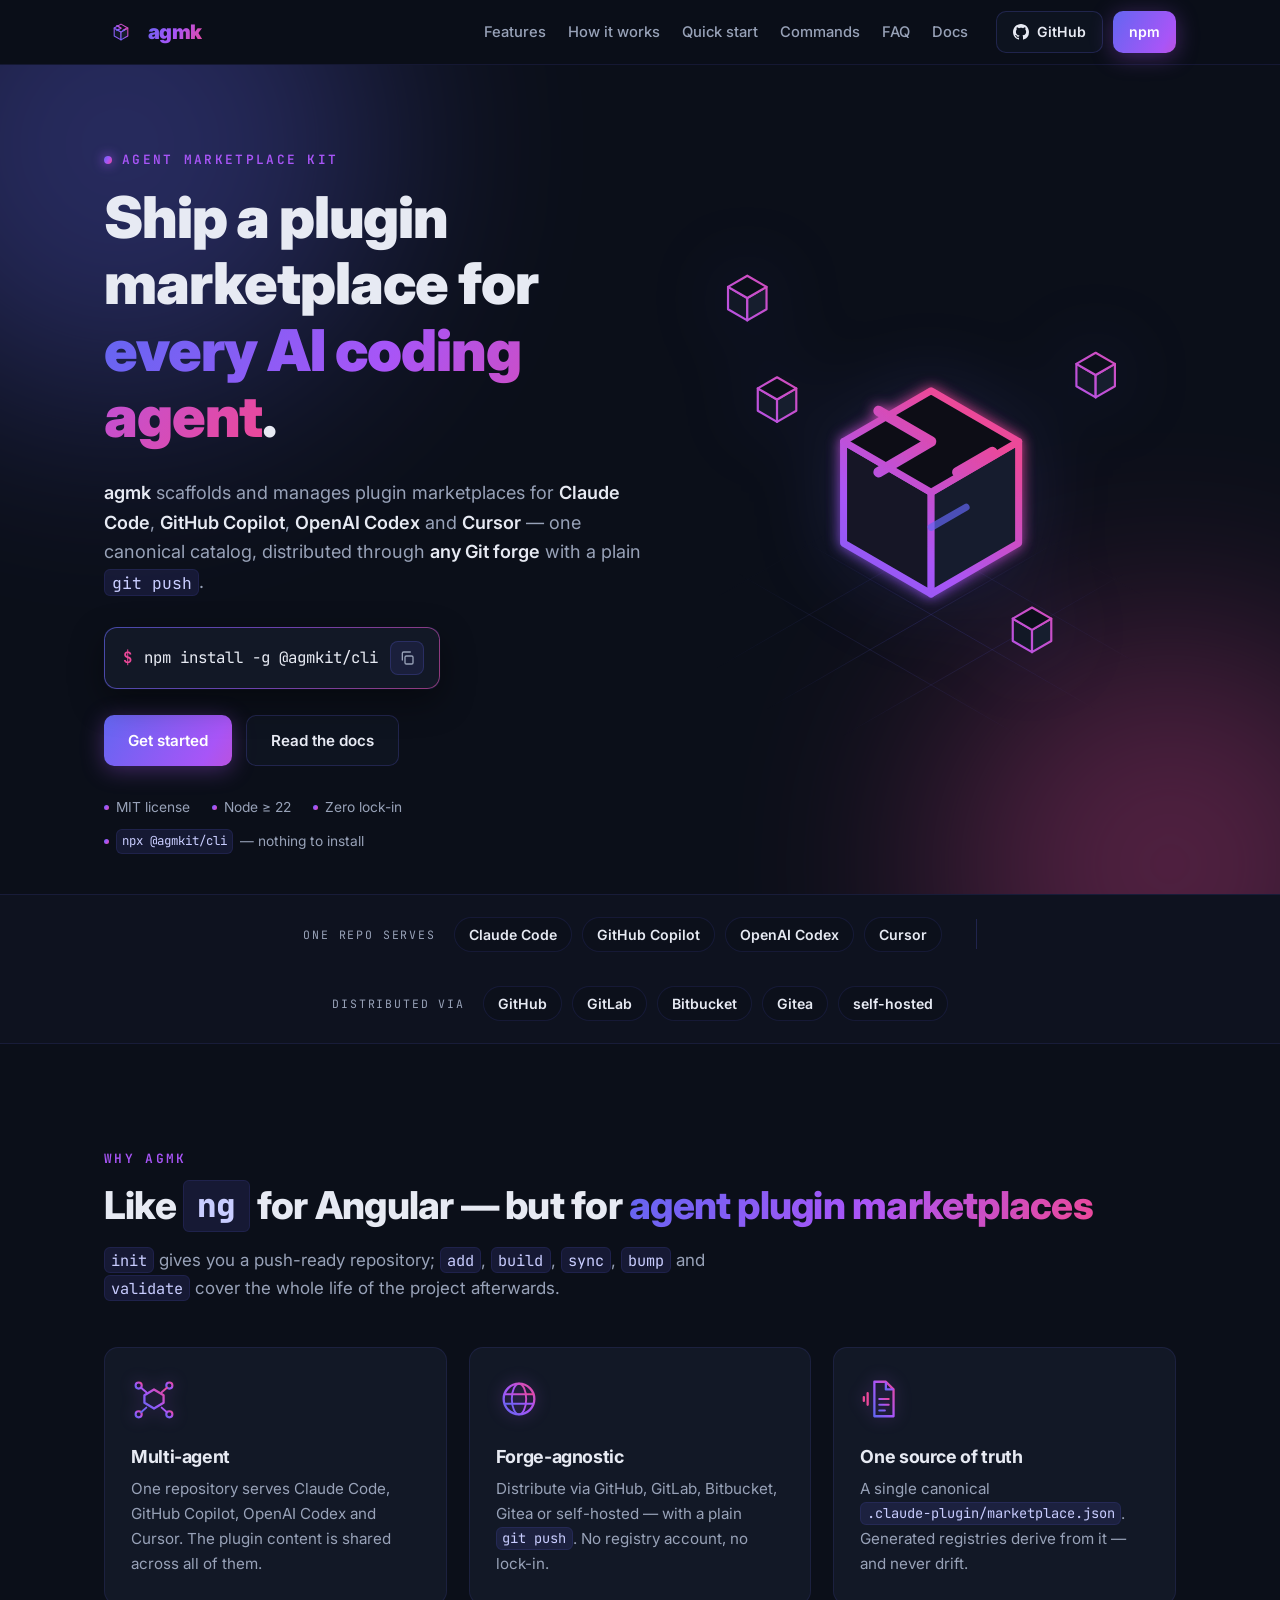
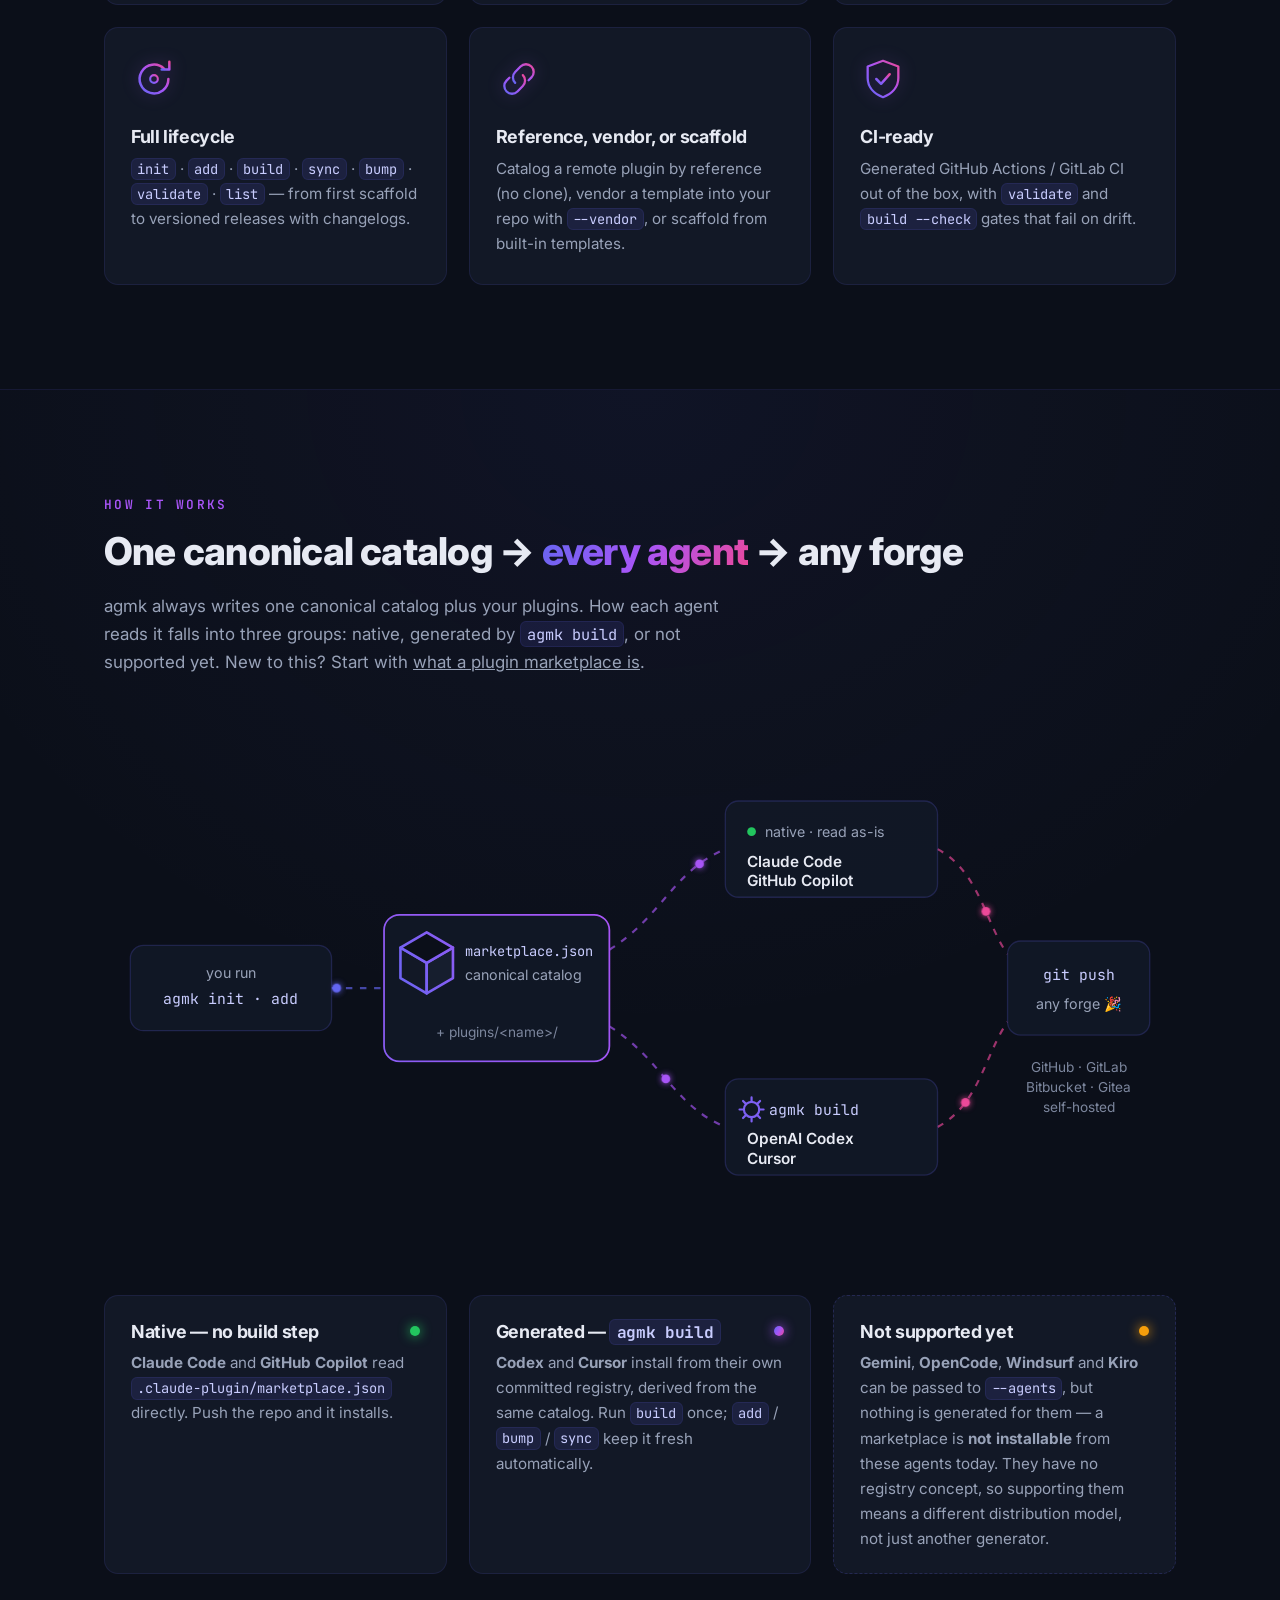
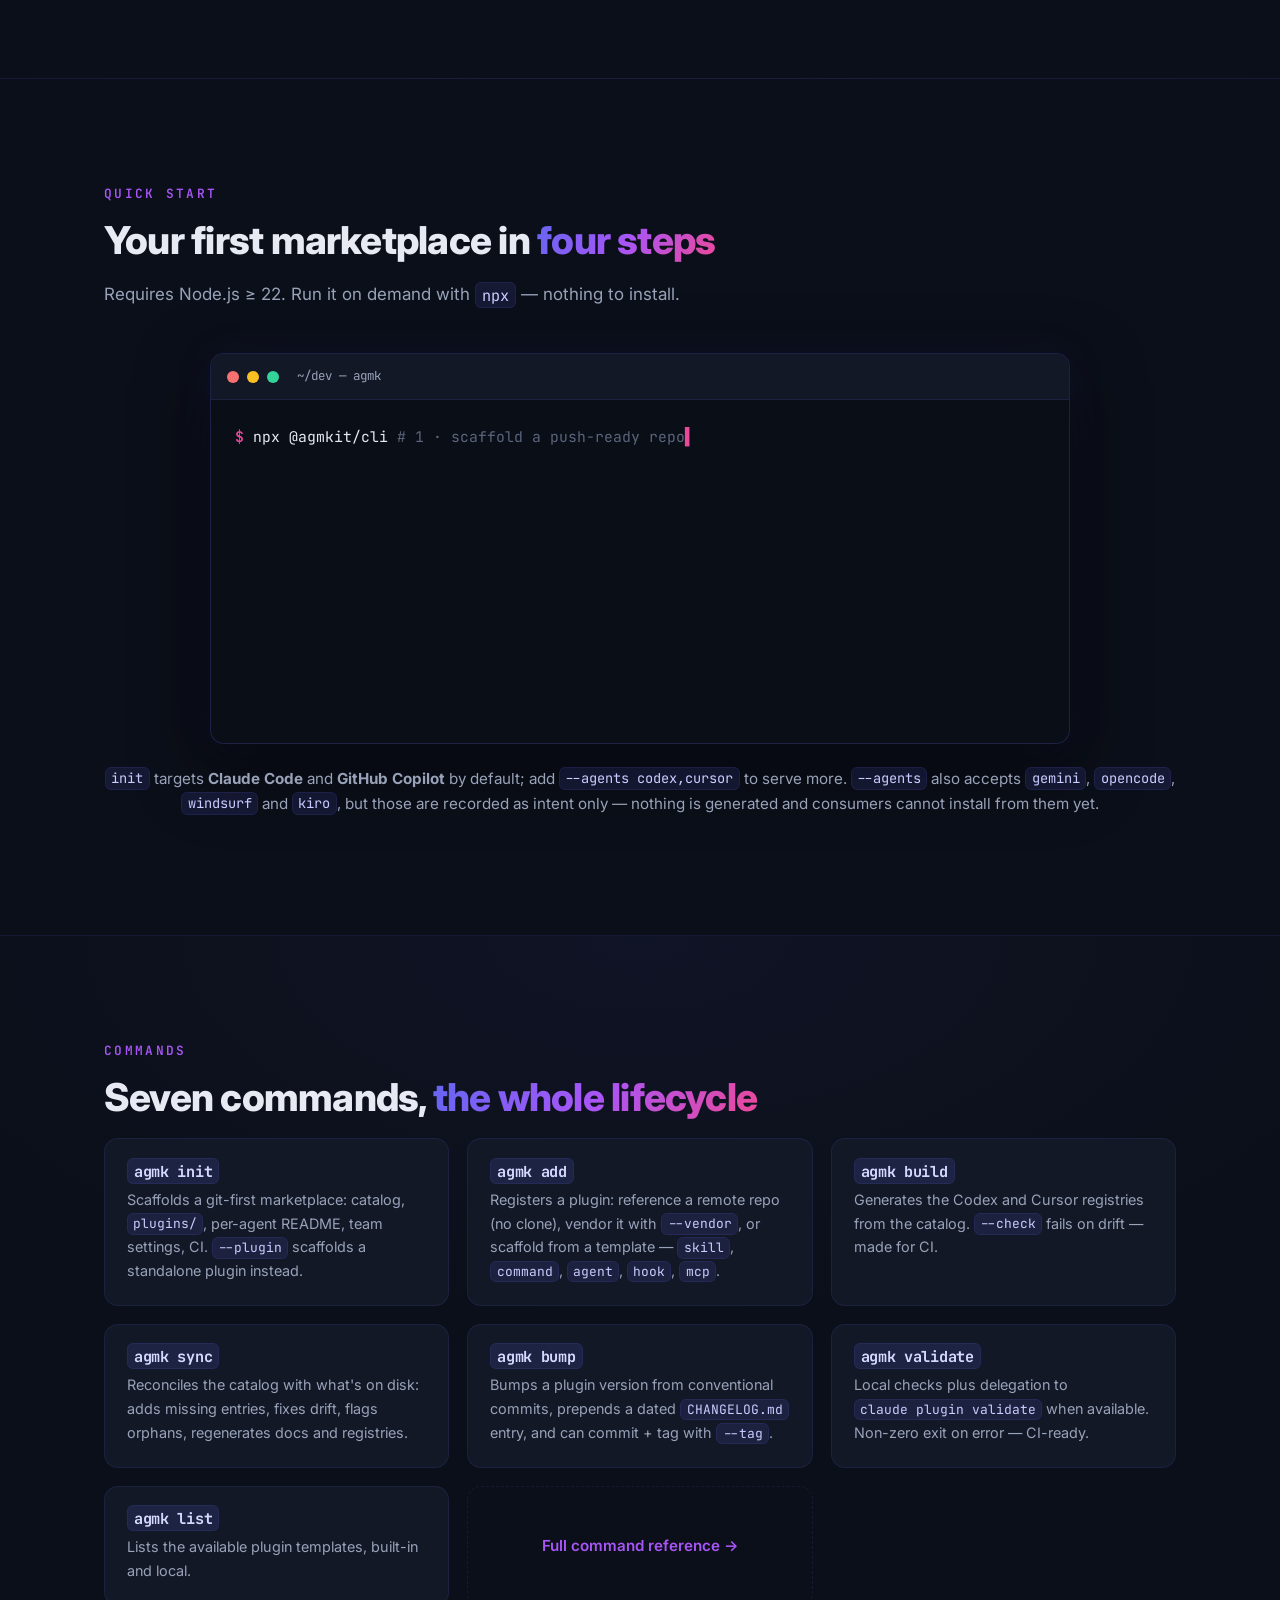
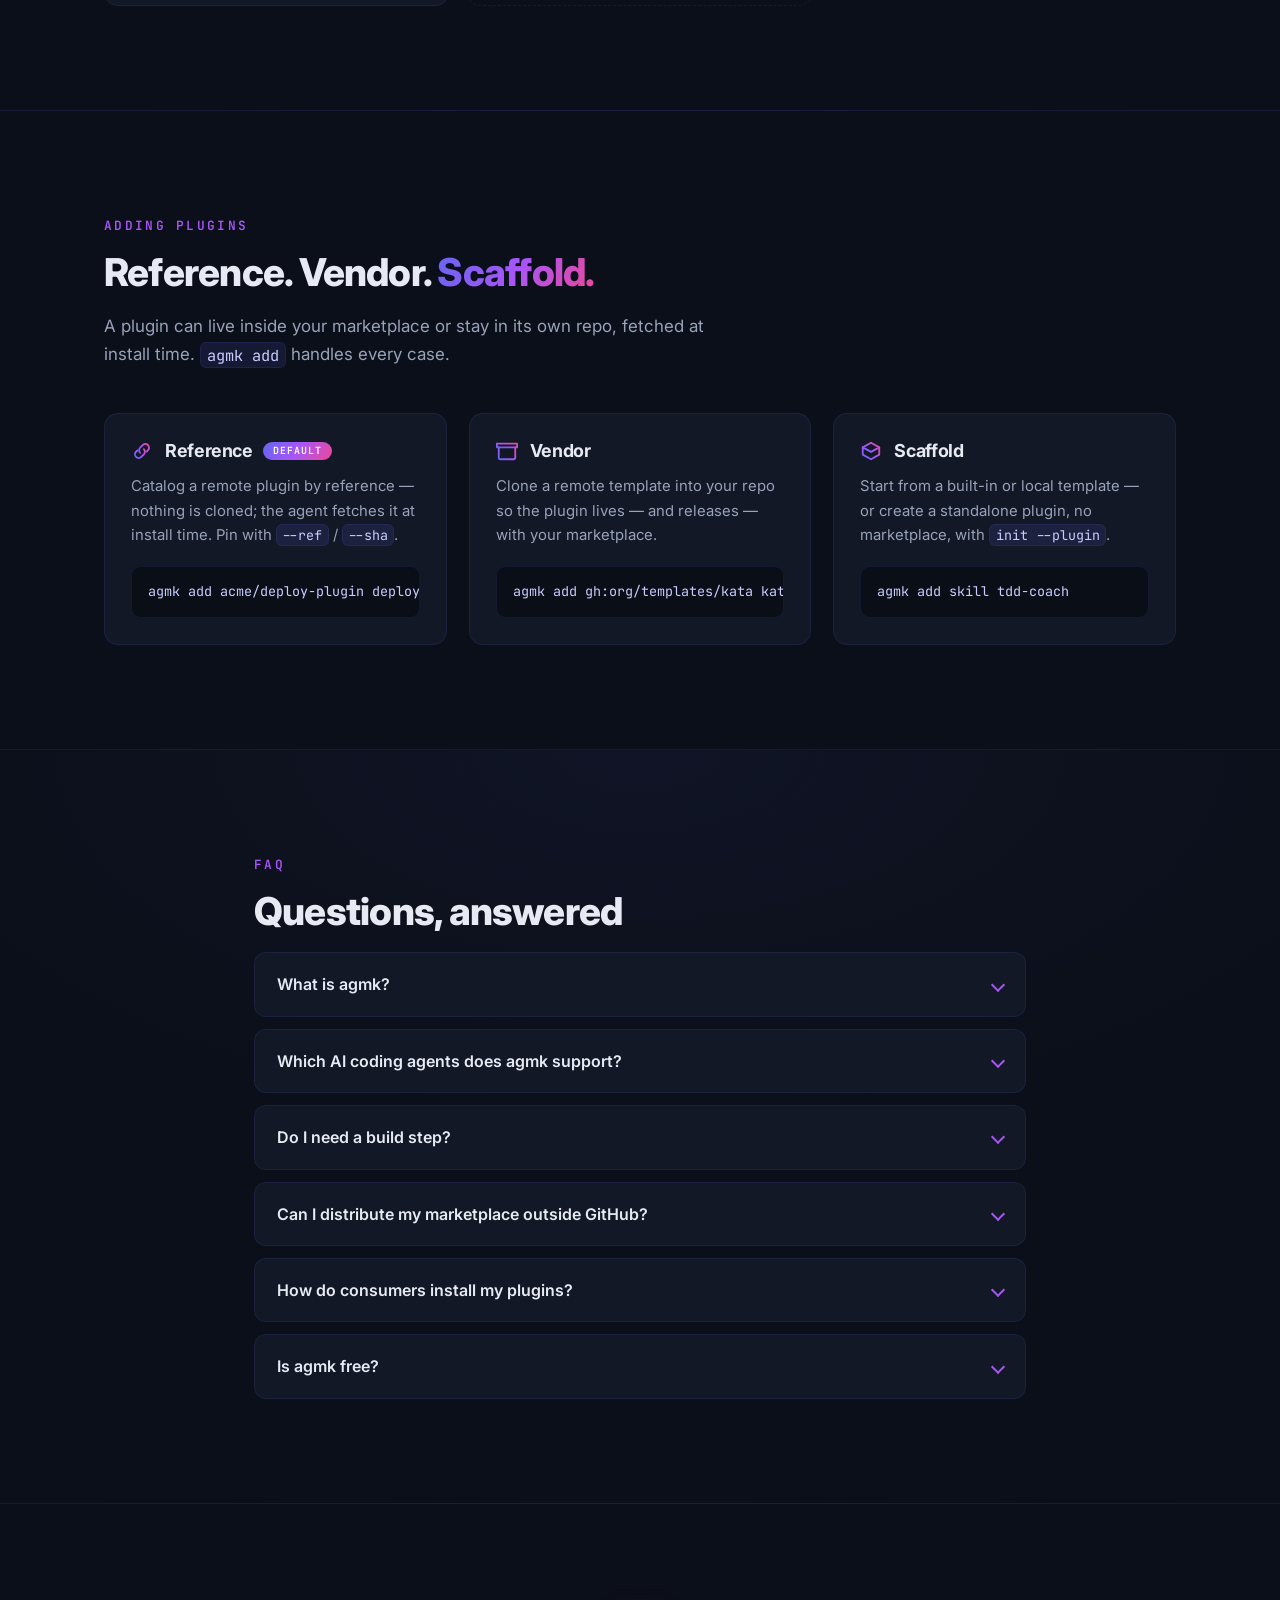
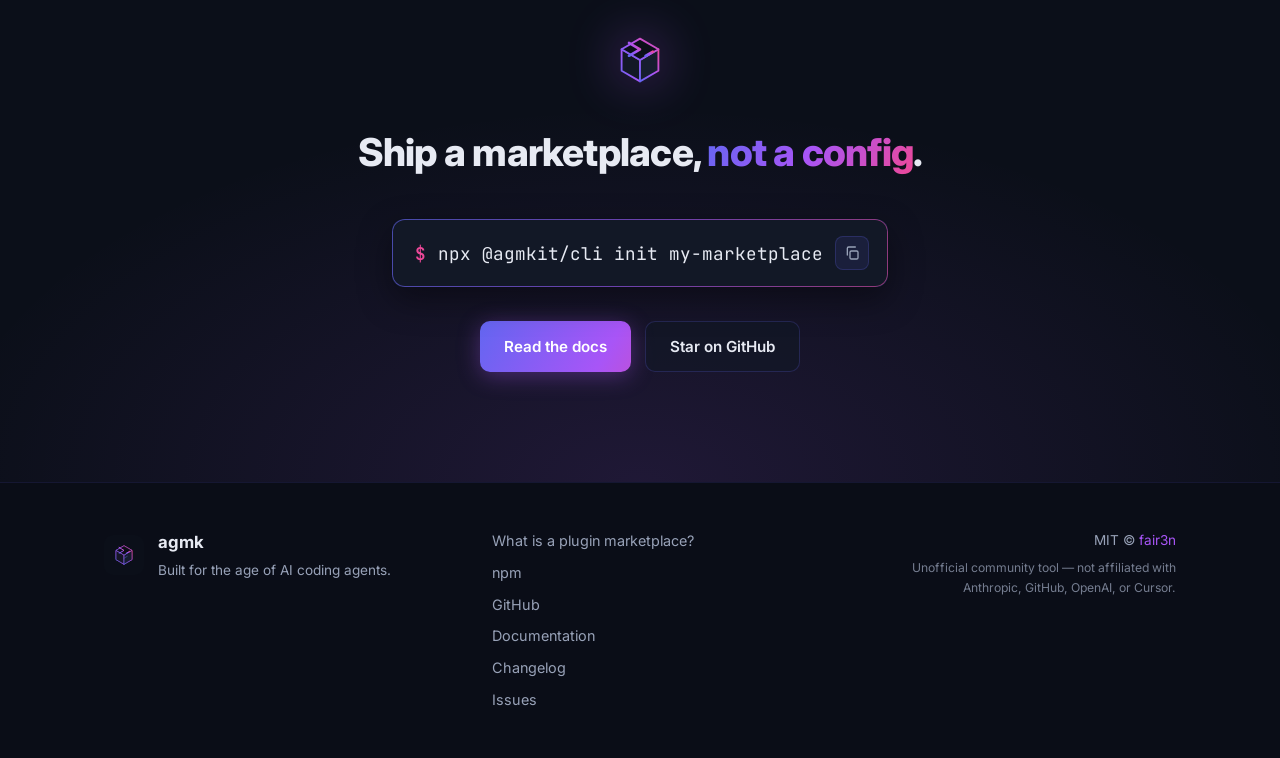
<file: index.html>
<!doctype html>
<html lang="en">
<head>
	<meta charset="utf-8" />
	<meta name="viewport" content="width=device-width, initial-scale=1" />

	<!-- Primary SEO -->
	<title>agmk — Plugin Marketplace CLI for Claude Code, Copilot, Codex &amp; Cursor</title>
	<meta name="description" content="Scaffold and manage AI agent plugin marketplaces from one canonical catalog. One repo serves Claude Code, GitHub Copilot, OpenAI Codex and Cursor — distributed via GitHub, GitLab, Bitbucket, Gitea or any self-hosted Git forge." />
	<link rel="canonical" href="https://agent-marketplace-kit.github.io/" />
	<meta name="author" content="fair3n" />
	<meta name="keywords" content="agmk, plugin marketplace, claude code plugins, claude code marketplace, github copilot plugins, openai codex plugins, cursor plugins, AI coding agents, CLI, scaffold, npm" />
	<meta name="theme-color" content="#0B0F19" />
	<meta name="color-scheme" content="dark" />

	<!-- Open Graph -->
	<meta property="og:type" content="website" />
	<meta property="og:site_name" content="agmk" />
	<meta property="og:title" content="agmk — Plugin Marketplace CLI for AI Coding Agents" />
	<meta property="og:description" content="One canonical catalog → every AI coding agent → any Git forge. Scaffold plugin marketplaces for Claude Code, GitHub Copilot, OpenAI Codex &amp; Cursor." />
	<meta property="og:url" content="https://agent-marketplace-kit.github.io/" />
	<meta property="og:image" content="https://agent-marketplace-kit.github.io/assets/og.png" />
	<meta property="og:image:width" content="1200" />
	<meta property="og:image:height" content="630" />
	<meta property="og:image:alt" content="agmk — the isometric monolith logo with the tagline: one canonical catalog, every AI coding agent, any Git forge" />

	<!-- Twitter -->
	<meta name="twitter:card" content="summary_large_image" />
	<meta name="twitter:title" content="agmk — Plugin Marketplace CLI for AI Coding Agents" />
	<meta name="twitter:description" content="One canonical catalog → every AI coding agent → any Git forge. npm install -g @agmkit/cli" />
	<meta name="twitter:image" content="https://agent-marketplace-kit.github.io/assets/og.png" />

	<!-- Icons -->
	<link rel="icon" type="image/svg+xml" href="assets/agmk.svg" />
	<link rel="apple-touch-icon" href="assets/apple-touch-icon.png" />

	<!-- Fonts -->
	<link rel="preconnect" href="https://fonts.googleapis.com" />
	<link rel="preconnect" href="https://fonts.gstatic.com" crossorigin />
	<link href="https://fonts.googleapis.com/css2?family=Inter:wght@400;500;600;800;900&family=JetBrains+Mono:wght@400;600&display=swap" rel="stylesheet" />

	<link rel="stylesheet" href="assets/style.css" />

	<!-- Structured data: the software itself -->
	<script type="application/ld+json">
	{
		"@context": "https://schema.org",
		"@type": "SoftwareApplication",
		"name": "agmk",
		"alternateName": "AGent Marketplace Kit",
		"description": "CLI to scaffold and manage plugin marketplaces for AI coding agents (Claude Code, GitHub Copilot, OpenAI Codex, Cursor), distributed via any Git host.",
		"url": "https://agent-marketplace-kit.github.io/",
		"downloadUrl": "https://www.npmjs.com/package/@agmkit/cli",
		"installUrl": "https://www.npmjs.com/package/@agmkit/cli",
		"softwareVersion": "0.9.2",
		"operatingSystem": "Windows, macOS, Linux",
		"applicationCategory": "DeveloperApplication",
		"offers": { "@type": "Offer", "price": "0", "priceCurrency": "USD" },
		"license": "https://opensource.org/license/mit/",
		"author": { "@type": "Person", "name": "fair3n" },
		"sameAs": [
			"https://github.com/AGent-marketplace-KIT/cli",
			"https://www.npmjs.com/package/@agmkit/cli",
			"https://agent-marketplace-kit.gitbook.io/agmk-docs"
		]
	}
	</script>

	<!-- Structured data: FAQ -->
	<script type="application/ld+json">
	{
		"@context": "https://schema.org",
		"@type": "FAQPage",
		"mainEntity": [
			{
				"@type": "Question",
				"name": "What is agmk?",
				"acceptedAnswer": { "@type": "Answer", "text": "agmk is an open-source CLI (npm package) that scaffolds and manages plugin marketplaces for AI coding agents. Think ng for Angular, but for agent plugin marketplaces: init gives you a push-ready repository, and add, build, sync, bump and validate cover the whole life of the project afterwards." }
			},
			{
				"@type": "Question",
				"name": "Which AI coding agents does agmk support?",
				"acceptedAnswer": { "@type": "Answer", "text": "One repository serves Claude Code, GitHub Copilot, OpenAI Codex and Cursor. Claude Code and GitHub Copilot read the canonical catalog natively; for Codex and Cursor, agmk build generates their committed registries from the same catalog. Gemini, OpenCode, Windsurf and Kiro are accepted by --agents but recorded as intent only — no artifacts are generated, so a marketplace is not installable from these agents yet." }
			},
			{
				"@type": "Question",
				"name": "Do I need a build step?",
				"acceptedAnswer": { "@type": "Answer", "text": "Not for Claude Code or GitHub Copilot — they read .claude-plugin/marketplace.json as-is. For OpenAI Codex and Cursor, run agmk build once; after that, add, bump and sync keep the generated registries fresh automatically." }
			},
			{
				"@type": "Question",
				"name": "Can I distribute my marketplace outside GitHub?",
				"acceptedAnswer": { "@type": "Answer", "text": "Yes. agmk is forge-agnostic by design: distribute via GitHub, GitLab, Bitbucket, Gitea or any self-hosted Git forge with a plain git push. On github.com it uses the owner/repo shorthand; everywhere else it emits the git URL form, which every supported agent accepts." }
			},
			{
				"@type": "Question",
				"name": "How do consumers install my plugins?",
				"acceptedAnswer": { "@type": "Answer", "text": "With their agent's own command. Claude Code: /plugin marketplace add owner/repo then /plugin install name@marketplace. GitHub Copilot: copilot plugin marketplace add. OpenAI Codex: codex plugin marketplace add. Cursor: add the marketplace, then install the plugin by name." }
			},
			{
				"@type": "Question",
				"name": "Is agmk free?",
				"acceptedAnswer": { "@type": "Answer", "text": "Yes — agmk is MIT-licensed and free to use. It requires Node.js 22 or newer, and you can run it without installing via npx @agmkit/cli. It is an unofficial community tool, not affiliated with Anthropic, GitHub, OpenAI or Cursor." }
			}
		]
	}
	</script>
</head>
<body>
	<a class="skip-link" href="#main">Skip to content</a>

	<!-- Shared SVG defs (gradients used by the inline icons below) -->
	<svg width="0" height="0" style="position:absolute" aria-hidden="true" focusable="false">
		<defs>
			<linearGradient id="g-brand" x1="0%" y1="100%" x2="100%" y2="0%">
				<stop offset="0%" stop-color="#6366f1" />
				<stop offset="50%" stop-color="#a855f7" />
				<stop offset="100%" stop-color="#ec4899" />
			</linearGradient>
			<linearGradient id="g-cool" x1="0%" y1="100%" x2="100%" y2="0%">
				<stop offset="0%" stop-color="#6366f1" />
				<stop offset="100%" stop-color="#a855f7" />
			</linearGradient>
		</defs>
	</svg>

	<header class="nav" id="top">
		<div class="container nav-inner">
			<a class="brand" href="#top" aria-label="agmk — home">
				<svg class="brand-mark" viewBox="0 0 500 500" aria-hidden="true" focusable="false">
					<g transform="translate(250, 250)">
						<path d="M 0 0 L -100 -58 L -100 58 L 0 116 Z" fill="#121826" stroke="url(#g-brand)" stroke-width="16" stroke-linejoin="round" />
						<path d="M 0 0 L 100 -58 L 100 58 L 0 116 Z" fill="#161e2e" stroke="url(#g-brand)" stroke-width="16" stroke-linejoin="round" />
						<path d="M 0 0 L -100 -58 L 0 -116 L 100 -58 Z" fill="#0B0F19" stroke="url(#g-brand)" stroke-width="16" stroke-linejoin="round" />
						<path d="M -60 -93 L 0 -58 L -60 -23" fill="none" stroke="url(#g-brand)" stroke-width="22" stroke-linecap="round" stroke-linejoin="round" />
						<line x1="30" y1="-23" x2="70" y2="-46" stroke="url(#g-brand)" stroke-width="22" stroke-linecap="round" />
					</g>
				</svg>
				<span class="brand-name">agmk</span>
			</a>
			<nav class="nav-links" aria-label="Main navigation">
				<a href="#features">Features</a>
				<a href="#how-it-works">How it works</a>
				<a href="#quickstart">Quick start</a>
				<a href="#commands">Commands</a>
				<a href="#faq">FAQ</a>
				<a href="https://agent-marketplace-kit.gitbook.io/agmk-docs" target="_blank" rel="noopener">Docs</a>
			</nav>
			<div class="nav-cta">
				<a class="btn btn-ghost btn-sm" href="https://github.com/AGent-marketplace-KIT/cli" target="_blank" rel="noopener" aria-label="agmk on GitHub">
					<svg viewBox="0 0 16 16" width="16" height="16" aria-hidden="true"><path fill="currentColor" d="M8 0C3.58 0 0 3.58 0 8c0 3.54 2.29 6.53 5.47 7.59.4.07.55-.17.55-.38 0-.19-.01-.82-.01-1.49-2.01.37-2.53-.49-2.69-.94-.09-.23-.48-.94-.82-1.13-.28-.15-.68-.52-.01-.53.63-.01 1.08.58 1.23.82.72 1.21 1.87.87 2.33.66.07-.52.28-.87.51-1.07-1.78-.2-3.64-.89-3.64-3.95 0-.87.31-1.59.82-2.15-.08-.2-.36-1.02.08-2.12 0 0 .67-.21 2.2.82.64-.18 1.32-.27 2-.27s1.36.09 2 .27c1.53-1.04 2.2-.82 2.2-.82.44 1.1.16 1.92.08 2.12.51.56.82 1.27.82 2.15 0 3.07-1.87 3.75-3.65 3.95.29.25.54.73.54 1.48 0 1.07-.01 1.93-.01 2.2 0 .21.15.46.55.38A8.01 8.01 0 0 0 16 8c0-4.42-3.58-8-8-8Z"/></svg>
					GitHub
				</a>
				<a class="btn btn-primary btn-sm" href="https://www.npmjs.com/package/@agmkit/cli" target="_blank" rel="noopener">npm</a>
			</div>
		</div>
	</header>

	<main id="main">

		<!-- ============================== HERO ============================== -->
		<section class="hero">
			<div class="hero-glow hero-glow-a" aria-hidden="true"></div>
			<div class="hero-glow hero-glow-b" aria-hidden="true"></div>
			<div class="container hero-inner">
				<div class="hero-copy">
					<p class="kicker"><span class="kicker-dot" aria-hidden="true"></span> AGent Marketplace Kit</p>
					<h1>Ship a plugin marketplace for <span class="grad-text">every AI coding agent</span>.</h1>
					<p class="hero-sub">
						<strong>agmk</strong> scaffolds and manages plugin marketplaces for
						<strong>Claude Code</strong>, <strong>GitHub Copilot</strong>, <strong>OpenAI Codex</strong>
						and <strong>Cursor</strong> — one canonical catalog, distributed through
						<strong>any Git forge</strong> with a plain <code>git push</code>.
					</p>

					<div class="install-box" role="group" aria-label="Install command">
						<span class="install-prompt" aria-hidden="true">$</span>
						<code id="install-cmd">npm install -g @agmkit/cli</code>
						<button class="copy-btn" type="button" data-copy="npm install -g @agmkit/cli" aria-label="Copy install command">
							<svg class="ic-copy" viewBox="0 0 24 24" width="16" height="16" fill="none" stroke="currentColor" stroke-width="2" stroke-linecap="round" stroke-linejoin="round" aria-hidden="true"><rect x="9" y="9" width="12" height="12" rx="2"/><path d="M5 15V5a2 2 0 0 1 2-2h10"/></svg>
							<svg class="ic-check" viewBox="0 0 24 24" width="16" height="16" fill="none" stroke="currentColor" stroke-width="2.5" stroke-linecap="round" stroke-linejoin="round" aria-hidden="true"><path d="M20 6 9 17l-5-5"/></svg>
						</button>
					</div>

					<div class="hero-actions">
						<a class="btn btn-primary" href="#quickstart">Get started</a>
						<a class="btn btn-ghost" href="https://agent-marketplace-kit.gitbook.io/agmk-docs" target="_blank" rel="noopener">Read the docs</a>
					</div>

					<ul class="hero-badges" aria-label="Project facts">
						<li>MIT license</li>
						<li>Node ≥ 22</li>
						<li>Zero lock-in</li>
						<li><code>npx @agmkit/cli</code> — nothing to install</li>
					</ul>
				</div>

				<!-- Animated monolith illustration -->
				<div class="hero-art" aria-hidden="false">
					<svg class="monolith" viewBox="0 0 560 640" role="img" aria-labelledby="monolith-title">
						<title id="monolith-title">The agmk monolith — an isometric cube engraved with a terminal chevron and cursor, plugin modules docking into its connection slot</title>
						<defs>
							<linearGradient id="heroGrad" gradientUnits="userSpaceOnUse" x1="180" y1="430" x2="380" y2="190">
								<stop offset="0" stop-color="#6366f1" />
								<stop offset=".5" stop-color="#a855f7" />
								<stop offset="1" stop-color="#ec4899" />
								<animateTransform class="smil-anim" attributeName="gradientTransform" type="rotate" values="-22 280 310; 22 280 310; -22 280 310" dur="10s" repeatCount="indefinite" />
							</linearGradient>
							<filter id="heroGlow" x="-30%" y="-30%" width="160%" height="160%">
								<feGaussianBlur stdDeviation="7" result="blur" />
								<feMerge>
									<feMergeNode in="blur" />
									<feMergeNode in="SourceGraphic" />
								</feMerge>
							</filter>
							<radialGradient id="floorFade" cx=".5" cy=".5" r=".5">
								<stop offset="0" stop-color="#fff" stop-opacity=".9" />
								<stop offset="1" stop-color="#fff" stop-opacity="0" />
							</radialGradient>
							<mask id="floorMask">
								<ellipse cx="280" cy="470" rx="260" ry="130" fill="url(#floorFade)" />
							</mask>
							<!-- A tiny plugin module: mini isometric cube -->
							<g id="miniCube">
								<path d="M 0 0 L -22 -12.75 L -22 12.75 L 0 25.5 Z" fill="#121826" stroke="url(#heroGrad)" stroke-width="2.5" stroke-linejoin="round" />
								<path d="M 0 0 L 22 -12.75 L 22 12.75 L 0 25.5 Z" fill="#161e2e" stroke="url(#heroGrad)" stroke-width="2.5" stroke-linejoin="round" />
								<path d="M 0 0 L -22 -12.75 L 0 -25.5 L 22 -12.75 Z" fill="#0B0F19" stroke="url(#heroGrad)" stroke-width="2.5" stroke-linejoin="round" />
							</g>
						</defs>

						<!-- Isometric floor grid -->
						<g class="floor" mask="url(#floorMask)" stroke="#6366f1" stroke-opacity=".22" stroke-width="1">
							<path d="M 20 380 L 540 680" /><path d="M 90 340 L 560 611" />
							<path d="M 160 300 L 560 531" /><path d="M 230 260 L 560 450" />
							<path d="M 300 220 L 560 370" /><path d="M 540 380 L 20 680" />
							<path d="M 470 340 L 0 611" /><path d="M 400 300 L 0 531" />
							<path d="M 330 260 L 0 450" /><path d="M 260 220 L 0 370" />
						</g>

						<!-- Rising particles -->
						<g class="particles" fill="url(#heroGrad)" aria-hidden="true">
							<circle class="pt pt-1" cx="120" cy="430" r="2.5" />
							<circle class="pt pt-2" cx="452" cy="410" r="2" />
							<circle class="pt pt-3" cx="182" cy="480" r="1.8" />
							<circle class="pt pt-4" cx="392" cy="470" r="2.6" />
							<circle class="pt pt-5" cx="480" cy="330" r="1.6" />
							<circle class="pt pt-6" cx="86" cy="330" r="1.8" />
						</g>

						<!-- Floating plugin modules -->
						<g class="pod pod-a"><use href="#miniCube" x="104" y="204" /></g>
						<g class="pod pod-b"><use href="#miniCube" x="468" y="176" /></g>
						<g class="pod pod-c"><use href="#miniCube" x="70" y="88" /></g>

						<!-- Module docking into the hook slot -->
						<g class="docker">
							<g class="docker-cube">
								<use href="#miniCube" />
								<animateMotion class="smil-anim" dur="6s" repeatCount="indefinite" keyPoints="0;0.82;1;1" keyTimes="0;0.55;0.72;1" calcMode="linear" path="M 512 560 C 460 520 400 470 316 404" />
								<animate class="smil-anim" attributeName="opacity" values="0;1;1;0;0" keyTimes="0;0.12;0.62;0.74;1" dur="6s" repeatCount="indefinite" />
							</g>
							<!-- Pulse ring where modules clip in (the hook) -->
							<circle class="dock-ring" cx="308" cy="396" r="10" fill="none" stroke="url(#heroGrad)" stroke-width="2" />
						</g>

						<!-- THE MONOLITH -->
						<g class="cube" filter="url(#heroGlow)" transform="translate(280, 310)">
							<path d="M 0 0 L -100 -58 L -100 58 L 0 116 Z" fill="#121826" stroke="url(#heroGrad)" stroke-width="8" stroke-linejoin="round" />
							<path d="M 0 0 L 100 -58 L 100 58 L 0 116 Z" fill="#161e2e" stroke="url(#heroGrad)" stroke-width="8" stroke-linejoin="round" />
							<path d="M 0 0 L -100 -58 L 0 -116 L 100 -58 Z" fill="#0B0F19" stroke="url(#heroGrad)" stroke-width="8" stroke-linejoin="round" />
							<!-- Terminal chevron, drawn on load -->
							<path class="chevron" d="M -60 -93 L 0 -58 L -60 -23" fill="none" stroke="url(#heroGrad)" stroke-width="12" stroke-linecap="round" stroke-linejoin="round" pathLength="100" />
							<!-- Blinking cursor -->
							<line class="cursor" x1="30" y1="-23" x2="70" y2="-46" stroke="url(#heroGrad)" stroke-width="12" stroke-linecap="round" />
							<!-- Hook connection slot -->
							<path class="hook" d="M 0 40 L 40 17" fill="none" stroke="#6366f1" stroke-width="8" stroke-linecap="round" opacity="0.7" />
						</g>
					</svg>
				</div>
			</div>
		</section>

		<!-- ========================= AGENTS STRIP ========================= -->
		<section class="strip" aria-label="Supported agents and Git forges">
			<div class="container strip-inner">
				<div class="strip-group">
					<span class="strip-label">One repo serves</span>
					<ul class="strip-list">
						<li>Claude Code</li>
						<li>GitHub Copilot</li>
						<li>OpenAI Codex</li>
						<li>Cursor</li>
					</ul>
				</div>
				<div class="strip-sep" aria-hidden="true"></div>
				<div class="strip-group">
					<span class="strip-label">Distributed via</span>
					<ul class="strip-list">
						<li>GitHub</li>
						<li>GitLab</li>
						<li>Bitbucket</li>
						<li>Gitea</li>
						<li>self-hosted</li>
					</ul>
				</div>
			</div>
		</section>

		<!-- =========================== FEATURES =========================== -->
		<section id="features" class="section">
			<div class="container">
				<p class="kicker reveal">Why agmk</p>
				<h2 class="reveal">Like <code>ng</code> for Angular — but for <span class="grad-text">agent plugin marketplaces</span></h2>
				<p class="section-sub reveal"><code>init</code> gives you a push-ready repository; <code>add</code>, <code>build</code>, <code>sync</code>, <code>bump</code> and <code>validate</code> cover the whole life of the project afterwards.</p>

				<div class="cards">
					<article class="card reveal">
						<svg class="card-icon" viewBox="0 0 48 48" fill="none" aria-hidden="true">
							<path d="M24 14 14 20v8l10 6 10-6v-8l-10-6Z" stroke="url(#g-brand)" stroke-width="2.4" stroke-linejoin="round"/>
							<circle cx="8" cy="10" r="3.2" stroke="url(#g-brand)" stroke-width="2.2"/>
							<circle cx="40" cy="10" r="3.2" stroke="url(#g-brand)" stroke-width="2.2"/>
							<circle cx="8" cy="40" r="3.2" stroke="url(#g-brand)" stroke-width="2.2"/>
							<circle cx="40" cy="40" r="3.2" stroke="url(#g-brand)" stroke-width="2.2"/>
							<path class="draw-on-hover" d="M10.5 12.2 16 17m21.5-4.8L32 17M10.5 37.8 16 33m21.5 4.8L32 33" stroke="url(#g-brand)" stroke-width="2" stroke-linecap="round"/>
						</svg>
						<h3>Multi-agent</h3>
						<p>One repository serves Claude Code, GitHub Copilot, OpenAI Codex and Cursor. The plugin content is shared across all of them.</p>
					</article>

					<article class="card reveal">
						<svg class="card-icon" viewBox="0 0 48 48" fill="none" aria-hidden="true">
							<circle cx="24" cy="24" r="16" stroke="url(#g-brand)" stroke-width="2.4"/>
							<ellipse cx="24" cy="24" rx="7.5" ry="16" stroke="url(#g-brand)" stroke-width="2"/>
							<path d="M9 19h30M9 29h30" stroke="url(#g-brand)" stroke-width="2"/>
						</svg>
						<h3>Forge-agnostic</h3>
						<p>Distribute via GitHub, GitLab, Bitbucket, Gitea or self-hosted — with a plain <code>git push</code>. No registry account, no lock-in.</p>
					</article>

					<article class="card reveal">
						<svg class="card-icon" viewBox="0 0 48 48" fill="none" aria-hidden="true">
							<path d="M15 6h12l8 8v28H15V6Z" stroke="url(#g-brand)" stroke-width="2.4" stroke-linejoin="round"/>
							<path d="M27 6v8h8" stroke="url(#g-brand)" stroke-width="2.4" stroke-linejoin="round"/>
							<path d="M20 24h10M20 30h10M20 36h6" stroke="url(#g-brand)" stroke-width="2" stroke-linecap="round"/>
							<path class="pulse-on-hover" d="M8 18v12M4 22v4" stroke="#ec4899" stroke-width="2.4" stroke-linecap="round"/>
						</svg>
						<h3>One source of truth</h3>
						<p>A single canonical <code>.claude-plugin/marketplace.json</code>. Generated registries derive from it — and never drift.</p>
					</article>

					<article class="card reveal">
						<svg class="card-icon" viewBox="0 0 48 48" fill="none" aria-hidden="true">
							<path d="M39 24a15 15 0 1 1-4.4-10.6" stroke="url(#g-brand)" stroke-width="2.6" stroke-linecap="round"/>
							<path d="M40 6v8h-8" stroke="url(#g-brand)" stroke-width="2.6" stroke-linecap="round" stroke-linejoin="round"/>
							<circle cx="24" cy="24" r="4" stroke="url(#g-brand)" stroke-width="2.2"/>
						</svg>
						<h3>Full lifecycle</h3>
						<p><code>init</code> · <code>add</code> · <code>build</code> · <code>sync</code> · <code>bump</code> · <code>validate</code> · <code>list</code> — from first scaffold to versioned releases with changelogs.</p>
					</article>

					<article class="card reveal">
						<svg class="card-icon" viewBox="0 0 48 48" fill="none" aria-hidden="true">
							<path d="M20 28a8 8 0 0 1 0-11.3l5.6-5.7a8 8 0 0 1 11.4 11.3l-3 3" stroke="url(#g-brand)" stroke-width="2.4" stroke-linecap="round"/>
							<path d="M28 20a8 8 0 0 1 0 11.3l-5.6 5.7A8 8 0 0 1 11 25.7l3-3" stroke="url(#g-brand)" stroke-width="2.4" stroke-linecap="round"/>
						</svg>
						<h3>Reference, vendor, or scaffold</h3>
						<p>Catalog a remote plugin by reference (no clone), vendor a template into your repo with <code>--vendor</code>, or scaffold from built-in templates.</p>
					</article>

					<article class="card reveal">
						<svg class="card-icon" viewBox="0 0 48 48" fill="none" aria-hidden="true">
							<path d="M24 5 8 11v12c0 9.5 6.8 16.5 16 20 9.2-3.5 16-10.5 16-20V11L24 5Z" stroke="url(#g-brand)" stroke-width="2.4" stroke-linejoin="round"/>
							<path d="m17 24 5 5 9-10" stroke="url(#g-brand)" stroke-width="2.6" stroke-linecap="round" stroke-linejoin="round"/>
						</svg>
						<h3>CI-ready</h3>
						<p>Generated GitHub Actions / GitLab CI out of the box, with <code>validate</code> and <code>build --check</code> gates that fail on drift.</p>
					</article>
				</div>
			</div>
		</section>

		<!-- ========================= HOW IT WORKS ========================= -->
		<section id="how-it-works" class="section section-alt">
			<div class="container">
				<p class="kicker reveal">How it works</p>
				<h2 class="reveal">One canonical catalog → <span class="grad-text">every agent</span> → any forge</h2>
				<p class="section-sub reveal">agmk always writes one canonical catalog plus your plugins. How each agent reads it falls into three groups: native, generated by <code>agmk build</code>, or not supported yet. New to this? Start with <a href="/what-is-a-plugin-marketplace/">what a plugin marketplace is</a>.</p>

				<div class="pipeline-wrap reveal">
					<svg class="pipeline" viewBox="0 0 980 470" role="img" aria-labelledby="pipeline-title">
						<title id="pipeline-title">Diagram: agmk commands write a canonical catalog. Claude Code and GitHub Copilot read it natively; agmk build generates registries for OpenAI Codex and Cursor. Everything ships with git push to any forge, where consumers install the plugins.</title>
						<defs>
							<linearGradient id="pipeGrad" gradientUnits="userSpaceOnUse" x1="0" y1="470" x2="980" y2="0">
								<stop offset="0" stop-color="#6366f1" />
								<stop offset=".5" stop-color="#a855f7" />
								<stop offset="1" stop-color="#ec4899" />
							</linearGradient>
							<filter id="pipeGlow" x="-40%" y="-40%" width="180%" height="180%">
								<feGaussianBlur stdDeviation="3" result="blur" />
								<feMerge><feMergeNode in="blur" /><feMergeNode in="SourceGraphic" /></feMerge>
							</filter>
						</defs>

						<!-- Connectors -->
						<g class="pipe-lines" fill="none" stroke-width="2">
							<path id="flow-dev" class="pipe-line" d="M 208 235 C 232 235 232 235 256 235" stroke="#6366f1" />
							<path id="flow-native" class="pipe-line" d="M 462 200 C 510 170 520 128 568 108" stroke="#a855f7" />
							<path id="flow-gen" class="pipe-line" d="M 462 270 C 510 300 520 342 568 362" stroke="#a855f7" />
							<path id="flow-push-a" class="pipe-line" d="M 762 108 C 800 128 806 176 826 204" stroke="#ec4899" />
							<path id="flow-push-b" class="pipe-line" d="M 762 362 C 800 342 806 294 826 266" stroke="#ec4899" />
						</g>

						<!-- Traveling packets -->
						<g class="pipe-dots" filter="url(#pipeGlow)">
							<circle r="4" fill="#6366f1"><animateMotion class="smil-anim" dur="2.2s" repeatCount="indefinite"><mpath href="#flow-dev" /></animateMotion></circle>
							<circle r="4" fill="#a855f7"><animateMotion class="smil-anim" dur="2.6s" begin="0.3s" repeatCount="indefinite"><mpath href="#flow-native" /></animateMotion></circle>
							<circle r="4" fill="#a855f7"><animateMotion class="smil-anim" dur="2.6s" begin="1.1s" repeatCount="indefinite"><mpath href="#flow-gen" /></animateMotion></circle>
							<circle r="4" fill="#ec4899"><animateMotion class="smil-anim" dur="2.4s" begin="0.9s" repeatCount="indefinite"><mpath href="#flow-push-a" /></animateMotion></circle>
							<circle r="4" fill="#ec4899"><animateMotion class="smil-anim" dur="2.4s" begin="1.7s" repeatCount="indefinite"><mpath href="#flow-push-b" /></animateMotion></circle>
						</g>

						<!-- Node: you run -->
						<g class="pipe-node">
							<rect x="24" y="196" width="184" height="78" rx="12" />
							<text x="116" y="226" class="pipe-t-label" text-anchor="middle">you run</text>
							<text x="116" y="250" class="pipe-t-mono" text-anchor="middle">agmk init · add</text>
						</g>

						<!-- Node: canonical catalog -->
						<g class="pipe-node pipe-node-hero">
							<rect x="256" y="168" width="206" height="134" rx="14" />
							<g transform="translate(295, 212) scale(0.24)">
								<path d="M 0 0 L -100 -58 L -100 58 L 0 116 Z" fill="#121826" stroke="url(#pipeGrad)" stroke-width="10" stroke-linejoin="round" />
								<path d="M 0 0 L 100 -58 L 100 58 L 0 116 Z" fill="#161e2e" stroke="url(#pipeGrad)" stroke-width="10" stroke-linejoin="round" />
								<path d="M 0 0 L -100 -58 L 0 -116 L 100 -58 Z" fill="#0B0F19" stroke="url(#pipeGrad)" stroke-width="10" stroke-linejoin="round" />
							</g>
							<text x="330" y="206" class="pipe-t-mono" style="font-size:12.5px">marketplace.json</text>
							<text x="330" y="228" class="pipe-t-label">canonical catalog</text>
							<text x="359" y="280" class="pipe-t-small" text-anchor="middle">+ plugins/&lt;name&gt;/</text>
						</g>

						<!-- Node: native -->
						<g class="pipe-node pipe-node-native">
							<rect x="568" y="64" width="194" height="88" rx="12" />
							<circle cx="592" cy="92" r="4" fill="#22c55e" />
							<text x="604" y="97" class="pipe-t-label">native · read as-is</text>
							<text x="588" y="124" class="pipe-t-strong">Claude Code</text>
							<text x="588" y="142" class="pipe-t-strong">GitHub Copilot</text>
						</g>

						<!-- Node: generated -->
						<g class="pipe-node pipe-node-gen">
							<rect x="568" y="318" width="194" height="88" rx="12" />
							<g transform="translate(592, 346)">
								<g class="gear">
									<circle r="7" fill="none" stroke="url(#pipeGrad)" stroke-width="2" />
									<path d="M 0 -11 L 0 -7 M 0 7 L 0 11 M -11 0 L -7 0 M 7 0 L 11 0 M -7.8 -7.8 L -4.9 -4.9 M 4.9 4.9 L 7.8 7.8 M 7.8 -7.8 L 4.9 -4.9 M -4.9 4.9 L -7.8 7.8" stroke="url(#pipeGrad)" stroke-width="2" stroke-linecap="round" />
								</g>
							</g>
							<text x="608" y="351" class="pipe-t-mono">agmk build</text>
							<text x="588" y="378" class="pipe-t-strong">OpenAI Codex</text>
							<text x="588" y="396" class="pipe-t-strong">Cursor</text>
						</g>

						<!-- Node: git push -->
						<g class="pipe-node pipe-node-push">
							<rect x="826" y="192" width="130" height="86" rx="12" />
							<text x="891" y="228" class="pipe-t-mono" text-anchor="middle">git push</text>
							<text x="891" y="254" class="pipe-t-label" text-anchor="middle">any forge 🎉</text>
						</g>

						<!-- Forge names -->
						<text x="891" y="312" class="pipe-t-small" text-anchor="middle">GitHub · GitLab</text>
						<text x="891" y="330" class="pipe-t-small" text-anchor="middle">Bitbucket · Gitea</text>
						<text x="891" y="348" class="pipe-t-small" text-anchor="middle">self-hosted</text>
					</svg>
				</div>

				<div class="duo">
					<article class="duo-card reveal">
						<span class="duo-dot duo-dot-green" aria-hidden="true"></span>
						<h3>Native — no build step</h3>
						<p><strong>Claude Code</strong> and <strong>GitHub Copilot</strong> read <code>.claude-plugin/marketplace.json</code> directly. Push the repo and it installs.</p>
					</article>
					<article class="duo-card reveal">
						<span class="duo-dot duo-dot-grad" aria-hidden="true"></span>
						<h3>Generated — <code>agmk build</code></h3>
						<p><strong>Codex</strong> and <strong>Cursor</strong> install from their own committed registry, derived from the same catalog. Run <code>build</code> once; <code>add</code> / <code>bump</code> / <code>sync</code> keep it fresh automatically.</p>
					</article>
					<article class="duo-card duo-card-muted reveal">
						<span class="duo-dot duo-dot-amber" aria-hidden="true"></span>
						<h3>Not supported yet</h3>
						<p><strong>Gemini</strong>, <strong>OpenCode</strong>, <strong>Windsurf</strong> and <strong>Kiro</strong> can be passed to <code>--agents</code>, but nothing is generated for them — a marketplace is <strong>not installable</strong> from these agents today. They have no registry concept, so supporting them means a different distribution model, not just another generator.</p>
					</article>
				</div>
			</div>
		</section>

		<!-- ========================== QUICK START ========================== -->
		<section id="quickstart" class="section">
			<div class="container">
				<p class="kicker reveal">Quick start</p>
				<h2 class="reveal">Your first marketplace in <span class="grad-text">four steps</span></h2>
				<p class="section-sub reveal">Requires Node.js ≥ 22. Run it on demand with <code>npx</code> — nothing to install.</p>

				<div class="terminal reveal" role="img" aria-label="Terminal session: npx @agmkit/cli init my-marketplace, agmk add skill tdd-coach, agmk validate, then git push to distribute">
					<div class="terminal-bar" aria-hidden="true">
						<span class="tl tl-r"></span><span class="tl tl-y"></span><span class="tl tl-g"></span>
						<span class="terminal-title">~/dev — agmk</span>
					</div>
					<div class="terminal-body" id="term">
						<div class="tline" data-type="cmd"><span class="tp">$</span> <span class="tc">npx @agmkit/cli init my-marketplace</span> <span class="tcm"># 1 · scaffold a push-ready repo</span></div>
						<div class="tline" data-type="out">◆ marketplace.json · plugins/ · AGENTS.md · CI — ready to push</div>
						<div class="tline" data-type="cmd"><span class="tp">$</span> <span class="tc">cd my-marketplace &amp;&amp; agmk add skill tdd-coach</span> <span class="tcm"># 2 · add a plugin</span></div>
						<div class="tline" data-type="out">◆ plugins/tdd-coach scaffolded · catalog + README updated</div>
						<div class="tline" data-type="cmd"><span class="tp">$</span> <span class="tc">agmk validate</span> <span class="tcm"># 3 · check the catalog</span></div>
						<div class="tline" data-type="out">✔ catalog valid — 1 plugin, 0 errors</div>
						<div class="tline" data-type="cmd"><span class="tp">$</span> <span class="tc">git push -u origin main</span> <span class="tcm"># 4 · distribute via git</span></div>
						<div class="tline" data-type="out">🎉 anyone can now install your plugins straight from the repo</div>
						<div class="tline tline-install" data-type="out"><span class="tp tp-claude">claude&gt;</span> /plugin install tdd-coach@my-marketplace</div>
					</div>
				</div>

				<p class="note reveal"><code>init</code> targets <strong>Claude Code</strong> and <strong>GitHub Copilot</strong> by default; add <code>--agents codex,cursor</code> to serve more. <code>--agents</code> also accepts <code>gemini</code>, <code>opencode</code>, <code>windsurf</code> and <code>kiro</code>, but those are recorded as intent only — nothing is generated and consumers cannot install from them yet.</p>
			</div>
		</section>

		<!-- =========================== COMMANDS =========================== -->
		<section id="commands" class="section section-alt">
			<div class="container">
				<p class="kicker reveal">Commands</p>
				<h2 class="reveal">Seven commands, <span class="grad-text">the whole lifecycle</span></h2>

				<div class="cmd-grid">
					<article class="cmd reveal">
						<h3><code>agmk init</code></h3>
						<p>Scaffolds a git-first marketplace: catalog, <code>plugins/</code>, per-agent README, team settings, CI. <code>--plugin</code> scaffolds a standalone plugin instead.</p>
					</article>
					<article class="cmd reveal">
						<h3><code>agmk add</code></h3>
						<p>Registers a plugin: reference a remote repo (no clone), vendor it with <code>--vendor</code>, or scaffold from a template — <code>skill</code>, <code>command</code>, <code>agent</code>, <code>hook</code>, <code>mcp</code>.</p>
					</article>
					<article class="cmd reveal">
						<h3><code>agmk build</code></h3>
						<p>Generates the Codex and Cursor registries from the catalog. <code>--check</code> fails on drift — made for CI.</p>
					</article>
					<article class="cmd reveal">
						<h3><code>agmk sync</code></h3>
						<p>Reconciles the catalog with what's on disk: adds missing entries, fixes drift, flags orphans, regenerates docs and registries.</p>
					</article>
					<article class="cmd reveal">
						<h3><code>agmk bump</code></h3>
						<p>Bumps a plugin version from conventional commits, prepends a dated <code>CHANGELOG.md</code> entry, and can commit + tag with <code>--tag</code>.</p>
					</article>
					<article class="cmd reveal">
						<h3><code>agmk validate</code></h3>
						<p>Local checks plus delegation to <code>claude plugin validate</code> when available. Non-zero exit on error — CI-ready.</p>
					</article>
					<article class="cmd reveal">
						<h3><code>agmk list</code></h3>
						<p>Lists the available plugin templates, built-in and local.</p>
					</article>
					<article class="cmd cmd-more reveal">
						<a href="https://agent-marketplace-kit.gitbook.io/agmk-docs" target="_blank" rel="noopener">Full command reference →</a>
					</article>
				</div>
			</div>
		</section>

		<!-- ======================== ADDING PLUGINS ======================== -->
		<section id="plugins" class="section">
			<div class="container">
				<p class="kicker reveal">Adding plugins</p>
				<h2 class="reveal">Reference. Vendor. <span class="grad-text">Scaffold.</span></h2>
				<p class="section-sub reveal">A plugin can live inside your marketplace or stay in its own repo, fetched at install time. <code>agmk add</code> handles every case.</p>

				<div class="modes">
					<article class="mode reveal">
						<div class="mode-head">
							<svg viewBox="0 0 24 24" width="22" height="22" fill="none" stroke="url(#g-brand)" stroke-width="2" stroke-linecap="round" aria-hidden="true"><path d="M10 14a4 4 0 0 1 0-5.7l2.8-2.8a4 4 0 0 1 5.7 5.7l-1.5 1.5"/><path d="M14 10a4 4 0 0 1 0 5.7l-2.8 2.8a4 4 0 0 1-5.7-5.7l1.5-1.5"/></svg>
							<h3>Reference <span class="mode-tag">default</span></h3>
						</div>
						<p>Catalog a remote plugin by reference — nothing is cloned; the agent fetches it at install time. Pin with <code>--ref</code> / <code>--sha</code>.</p>
						<pre class="mode-code"><code>agmk add acme/deploy-plugin deploy</code></pre>
					</article>
					<article class="mode reveal">
						<div class="mode-head">
							<svg viewBox="0 0 24 24" width="22" height="22" fill="none" stroke="url(#g-brand)" stroke-width="2" stroke-linecap="round" stroke-linejoin="round" aria-hidden="true"><path d="M21 8v11a2 2 0 0 1-2 2H5a2 2 0 0 1-2-2V8"/><path d="M1 4h22v4H1z"/><path d="M9 12h6"/></svg>
							<h3>Vendor</h3>
						</div>
						<p>Clone a remote template into your repo so the plugin lives — and releases — with your marketplace.</p>
						<pre class="mode-code"><code>agmk add gh:org/templates/kata kata --vendor</code></pre>
					</article>
					<article class="mode reveal">
						<div class="mode-head">
							<svg viewBox="0 0 24 24" width="22" height="22" fill="none" stroke="url(#g-brand)" stroke-width="2" stroke-linecap="round" stroke-linejoin="round" aria-hidden="true"><path d="M12 3 3 8l9 5 9-5-9-5Z"/><path d="M3 8v8l9 5 9-5V8"/><path d="M12 13v8"/></svg>
							<h3>Scaffold</h3>
						</div>
						<p>Start from a built-in or local template — or create a standalone plugin, no marketplace, with <code>init --plugin</code>.</p>
						<pre class="mode-code"><code>agmk add skill tdd-coach</code></pre>
					</article>
				</div>
			</div>
		</section>

		<!-- ============================== FAQ ============================== -->
		<section id="faq" class="section section-alt">
			<div class="container container-narrow">
				<p class="kicker reveal">FAQ</p>
				<h2 class="reveal">Questions, answered</h2>

				<div class="faq-list reveal">
					<details>
						<summary>What is agmk?<span class="faq-chev" aria-hidden="true"></span></summary>
						<p>agmk is an open-source CLI (npm package) that scaffolds and manages plugin marketplaces for AI coding agents. Think <code>ng</code> for Angular, but for agent plugin marketplaces: <code>init</code> gives you a push-ready repository, and <code>add</code>, <code>build</code>, <code>sync</code>, <code>bump</code> and <code>validate</code> cover the whole life of the project afterwards.</p>
					</details>
					<details>
						<summary>Which AI coding agents does agmk support?<span class="faq-chev" aria-hidden="true"></span></summary>
						<p>One repository serves <strong>Claude Code</strong>, <strong>GitHub Copilot</strong>, <strong>OpenAI Codex</strong> and <strong>Cursor</strong>. Claude Code and GitHub Copilot read the canonical catalog natively; for Codex and Cursor, <code>agmk build</code> generates their committed registries from the same catalog. <strong>Gemini</strong>, <strong>OpenCode</strong>, <strong>Windsurf</strong> and <strong>Kiro</strong> are accepted by <code>--agents</code> but recorded as intent only — no artifacts are generated, so a marketplace is not installable from these agents yet.</p>
					</details>
					<details>
						<summary>Do I need a build step?<span class="faq-chev" aria-hidden="true"></span></summary>
						<p>Not for Claude Code or GitHub Copilot — they read <code>.claude-plugin/marketplace.json</code> as-is. For OpenAI Codex and Cursor, run <code>agmk build</code> once; after that, <code>add</code>, <code>bump</code> and <code>sync</code> keep the generated registries fresh automatically.</p>
					</details>
					<details>
						<summary>Can I distribute my marketplace outside GitHub?<span class="faq-chev" aria-hidden="true"></span></summary>
						<p>Yes. agmk is forge-agnostic by design: distribute via GitHub, GitLab, Bitbucket, Gitea or any self-hosted Git forge with a plain <code>git push</code>. On github.com it uses the <code>owner/repo</code> shorthand; everywhere else it emits the git URL form, which every supported agent accepts.</p>
					</details>
					<details>
						<summary>How do consumers install my plugins?<span class="faq-chev" aria-hidden="true"></span></summary>
						<p>With their agent's own command. Claude Code: <code>/plugin marketplace add owner/repo</code> then <code>/plugin install name@marketplace</code>. GitHub Copilot: <code>copilot plugin marketplace add</code>. OpenAI Codex: <code>codex plugin marketplace add</code>. Cursor: add the marketplace, then install the plugin by name.</p>
					</details>
					<details>
						<summary>Is agmk free?<span class="faq-chev" aria-hidden="true"></span></summary>
						<p>Yes — agmk is MIT-licensed and free to use. It requires Node.js ≥ 22, and you can run it without installing via <code>npx @agmkit/cli</code>. It is an unofficial community tool, not affiliated with Anthropic, GitHub, OpenAI or Cursor.</p>
					</details>
				</div>
			</div>
		</section>

		<!-- ============================== CTA ============================== -->
		<section class="cta">
			<div class="container cta-inner reveal">
				<svg class="cta-mark" viewBox="0 0 500 500" aria-hidden="true" focusable="false">
					<g transform="translate(250, 250)">
						<path d="M 0 0 L -100 -58 L -100 58 L 0 116 Z" fill="#121826" stroke="url(#g-brand)" stroke-width="10" stroke-linejoin="round" />
						<path d="M 0 0 L 100 -58 L 100 58 L 0 116 Z" fill="#161e2e" stroke="url(#g-brand)" stroke-width="10" stroke-linejoin="round" />
						<path d="M 0 0 L -100 -58 L 0 -116 L 100 -58 Z" fill="#0B0F19" stroke="url(#g-brand)" stroke-width="10" stroke-linejoin="round" />
						<path d="M -60 -93 L 0 -58 L -60 -23" fill="none" stroke="url(#g-brand)" stroke-width="14" stroke-linecap="round" stroke-linejoin="round" />
						<line class="cursor" x1="30" y1="-23" x2="70" y2="-46" stroke="url(#g-brand)" stroke-width="14" stroke-linecap="round" />
					</g>
				</svg>
				<h2>Ship a marketplace, <span class="grad-text">not a config</span>.</h2>
				<div class="install-box install-box-lg" role="group" aria-label="Init command">
					<span class="install-prompt" aria-hidden="true">$</span>
					<code>npx @agmkit/cli init my-marketplace</code>
					<button class="copy-btn" type="button" data-copy="npx @agmkit/cli init my-marketplace" aria-label="Copy init command">
						<svg class="ic-copy" viewBox="0 0 24 24" width="16" height="16" fill="none" stroke="currentColor" stroke-width="2" stroke-linecap="round" stroke-linejoin="round" aria-hidden="true"><rect x="9" y="9" width="12" height="12" rx="2"/><path d="M5 15V5a2 2 0 0 1 2-2h10"/></svg>
						<svg class="ic-check" viewBox="0 0 24 24" width="16" height="16" fill="none" stroke="currentColor" stroke-width="2.5" stroke-linecap="round" stroke-linejoin="round" aria-hidden="true"><path d="M20 6 9 17l-5-5"/></svg>
					</button>
				</div>
				<div class="hero-actions">
					<a class="btn btn-primary" href="https://agent-marketplace-kit.gitbook.io/agmk-docs" target="_blank" rel="noopener">Read the docs</a>
					<a class="btn btn-ghost" href="https://github.com/AGent-marketplace-KIT/cli" target="_blank" rel="noopener">Star on GitHub</a>
				</div>
			</div>
		</section>
	</main>

	<footer class="footer">
		<div class="container footer-inner">
			<div class="footer-brand">
				<img src="assets/agmk.svg" alt="agmk logo" width="40" height="40" />
				<div>
					<strong>agmk</strong>
					<p>Built for the age of AI coding agents.</p>
				</div>
			</div>
			<nav class="footer-links" aria-label="Footer">
				<a href="/what-is-a-plugin-marketplace/">What is a plugin marketplace?</a>
				<a href="https://www.npmjs.com/package/@agmkit/cli" target="_blank" rel="noopener">npm</a>
				<a href="https://github.com/AGent-marketplace-KIT/cli" target="_blank" rel="noopener">GitHub</a>
				<a href="https://agent-marketplace-kit.gitbook.io/agmk-docs" target="_blank" rel="noopener">Documentation</a>
				<a href="https://github.com/AGent-marketplace-KIT/cli/blob/main/CHANGELOG.md" target="_blank" rel="noopener">Changelog</a>
				<a href="https://github.com/AGent-marketplace-KIT/cli/issues" target="_blank" rel="noopener">Issues</a>
			</nav>
			<div class="footer-meta">
				<p>MIT © <a href="https://github.com/fair3n" target="_blank" rel="noopener">fair3n</a></p>
				<p class="footer-disclaimer">Unofficial community tool — not affiliated with Anthropic, GitHub, OpenAI, or Cursor.</p>
			</div>
		</div>
	</footer>

	<script src="assets/main.js" defer></script>
</body>
</html>
</file>
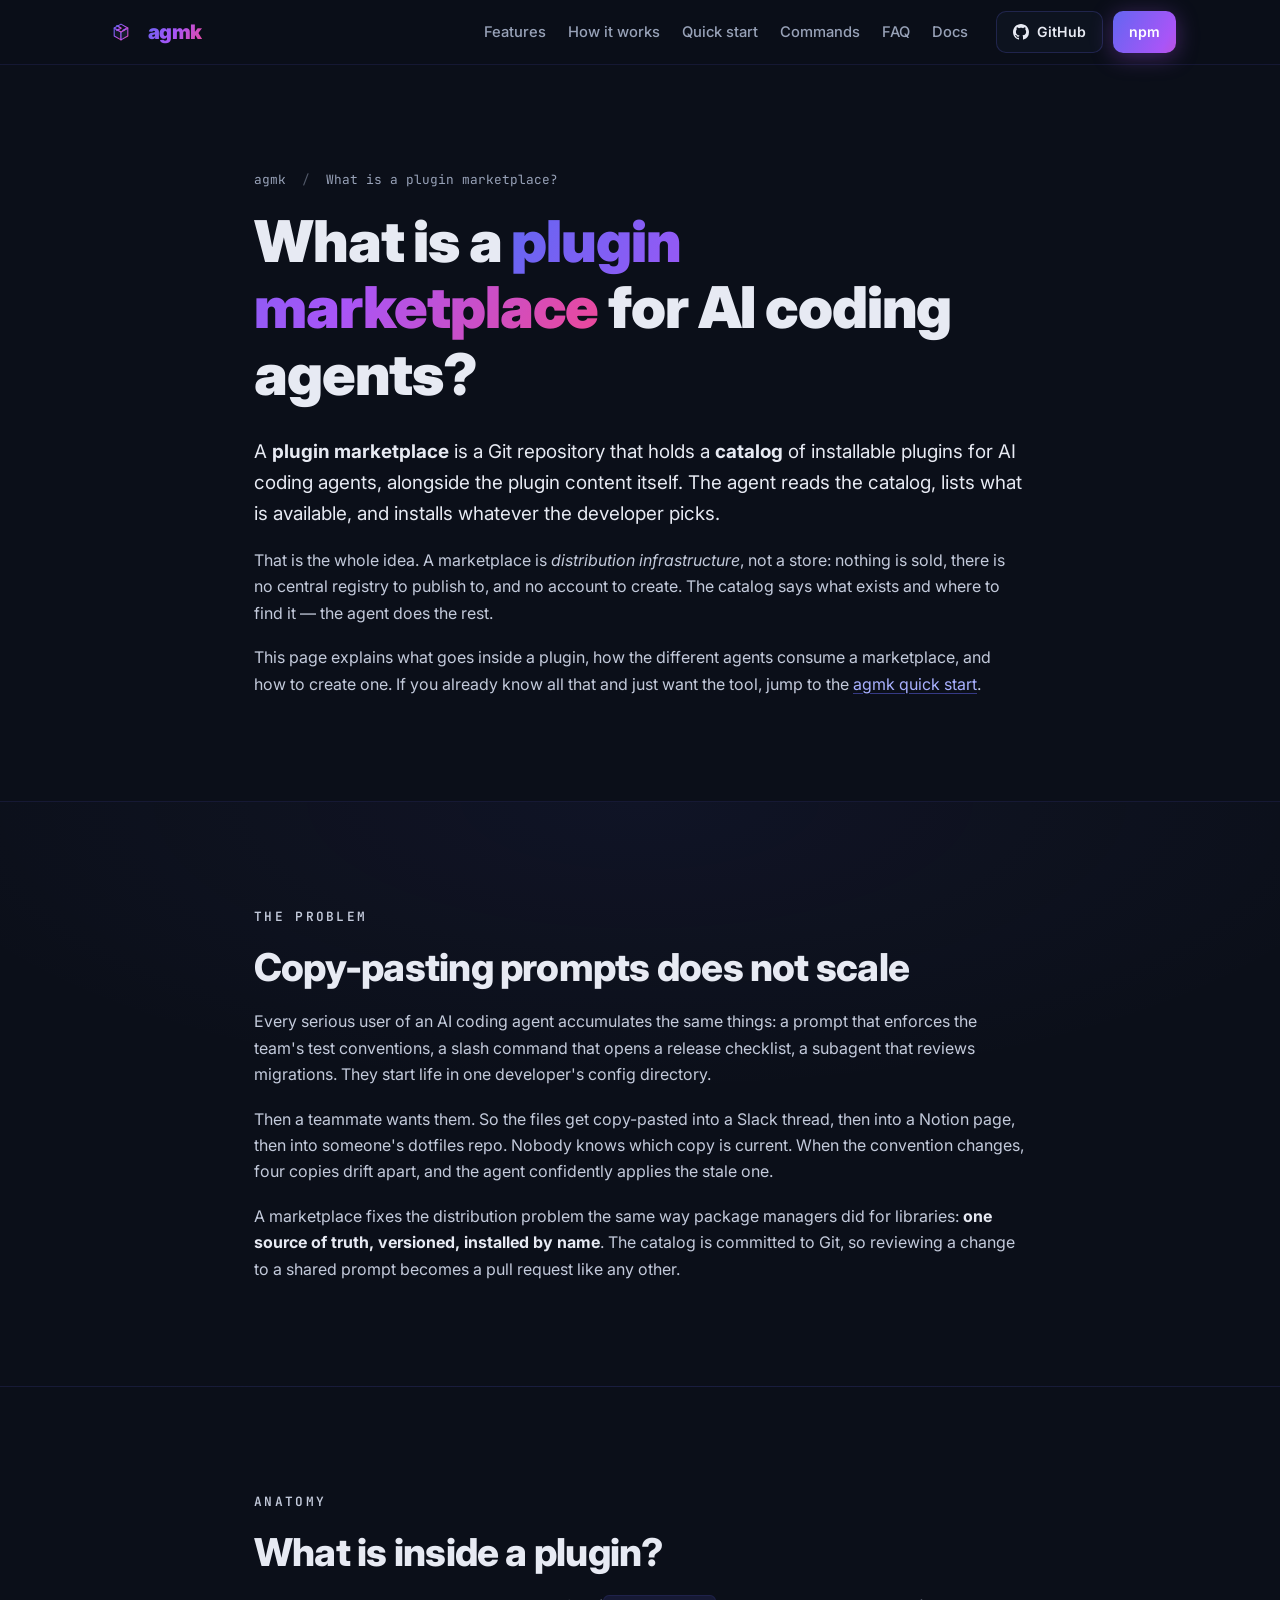
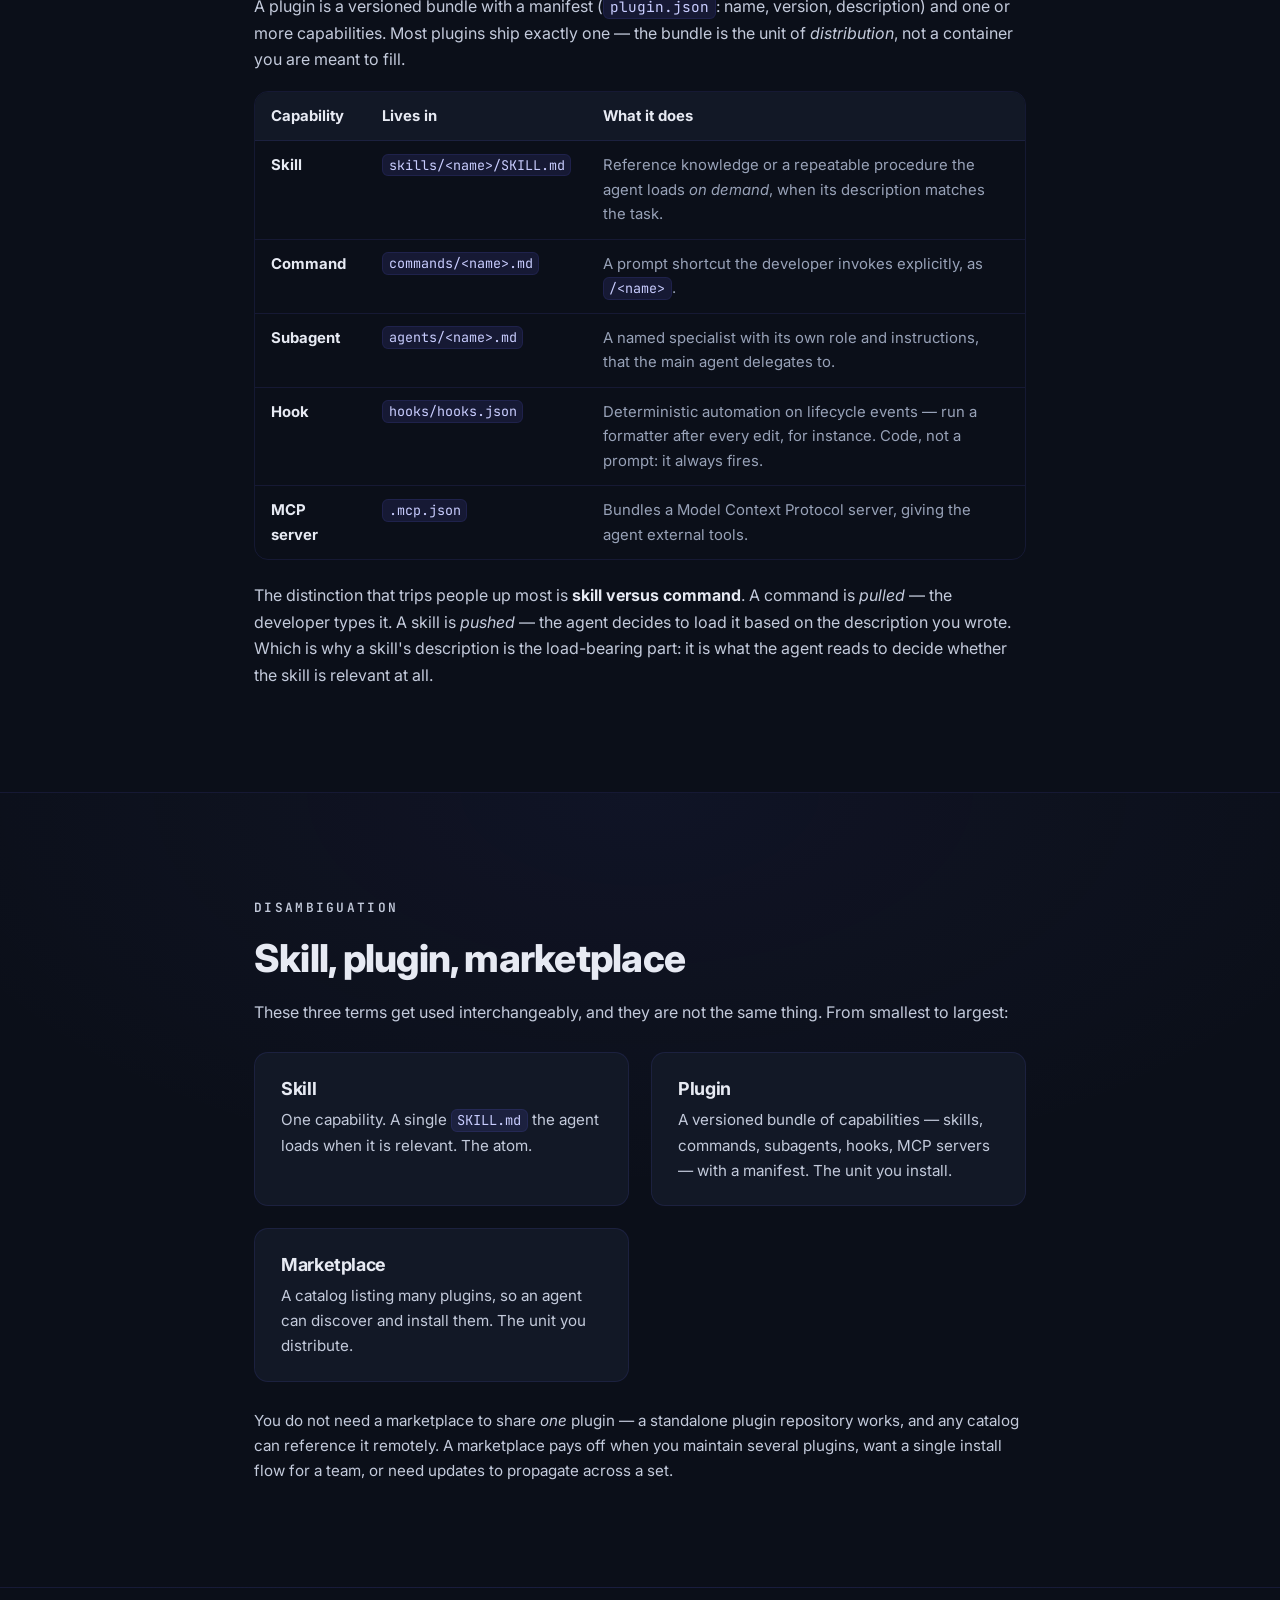
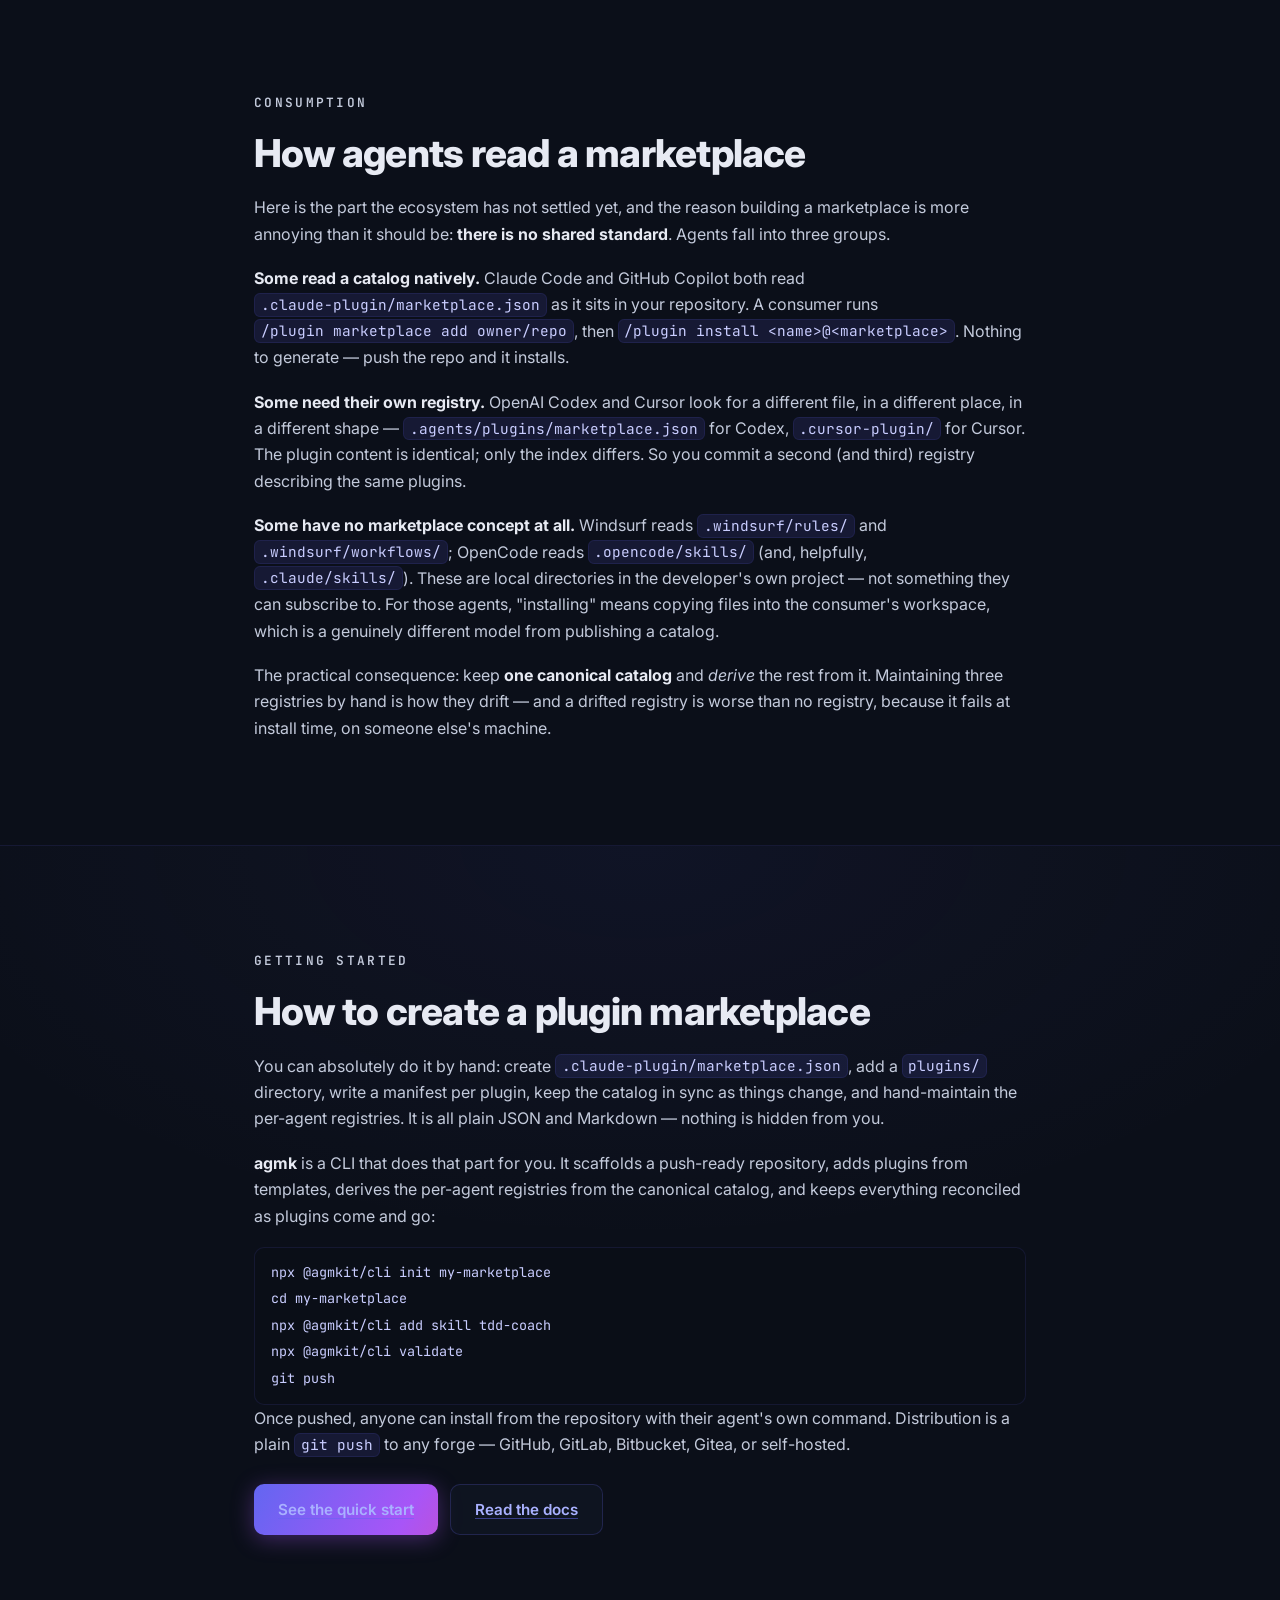
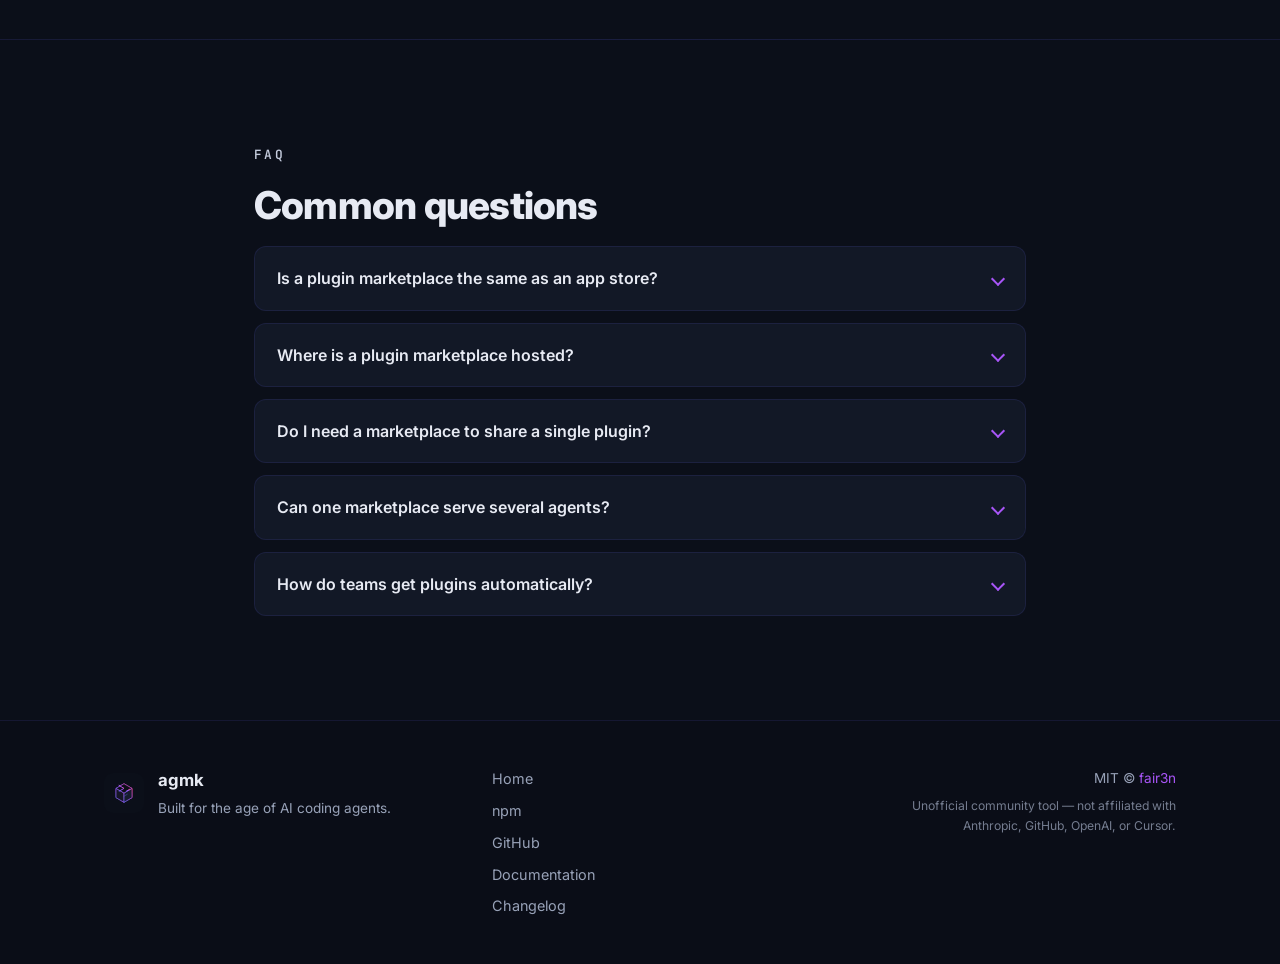
<file: what-is-a-plugin-marketplace/index.html>
<!doctype html>
<html lang="en">
<head>
	<meta charset="utf-8" />
	<meta name="viewport" content="width=device-width, initial-scale=1" />

	<!-- Primary SEO -->
	<title>What Is a Plugin Marketplace for AI Coding Agents? — agmk</title>
	<meta name="description" content="A plugin marketplace is a Git repository holding a catalog of installable plugins for AI coding agents. Learn what a plugin contains, how Claude Code, Copilot, Codex and Cursor consume a marketplace, and how to create one." />
	<link rel="canonical" href="https://agent-marketplace-kit.github.io/what-is-a-plugin-marketplace/" />
	<meta name="author" content="fair3n" />
	<meta name="theme-color" content="#0B0F19" />
	<meta name="color-scheme" content="dark" />

	<!-- Open Graph -->
	<meta property="og:type" content="article" />
	<meta property="og:site_name" content="agmk" />
	<meta property="og:title" content="What Is a Plugin Marketplace for AI Coding Agents?" />
	<meta property="og:description" content="A Git repository holding a catalog of installable plugins for AI coding agents — what's inside one, how agents consume it, and how to create one." />
	<meta property="og:url" content="https://agent-marketplace-kit.github.io/what-is-a-plugin-marketplace/" />
	<meta property="og:image" content="https://agent-marketplace-kit.github.io/assets/og.png" />
	<meta property="og:image:width" content="1200" />
	<meta property="og:image:height" content="630" />
	<meta property="og:image:alt" content="agmk — the isometric monolith logo with the tagline: one canonical catalog, every AI coding agent, any Git forge" />

	<!-- Twitter -->
	<meta name="twitter:card" content="summary_large_image" />
	<meta name="twitter:title" content="What Is a Plugin Marketplace for AI Coding Agents?" />
	<meta name="twitter:description" content="A Git repository holding a catalog of installable plugins for AI coding agents — what's inside one, how agents consume it, and how to create one." />
	<meta name="twitter:image" content="https://agent-marketplace-kit.github.io/assets/og.png" />

	<!-- Icons -->
	<link rel="icon" type="image/svg+xml" href="../assets/agmk.svg" />
	<link rel="apple-touch-icon" href="../assets/apple-touch-icon.png" />

	<!-- Fonts -->
	<link rel="preconnect" href="https://fonts.googleapis.com" />
	<link rel="preconnect" href="https://fonts.gstatic.com" crossorigin />
	<link href="https://fonts.googleapis.com/css2?family=Inter:wght@400;500;600;800;900&family=JetBrains+Mono:wght@400;600&display=swap" rel="stylesheet" />

	<link rel="stylesheet" href="../assets/style.css" />

	<!-- Structured data: the article -->
	<script type="application/ld+json">
	{
		"@context": "https://schema.org",
		"@type": "TechArticle",
		"headline": "What is a plugin marketplace for AI coding agents?",
		"description": "A plugin marketplace is a Git repository holding a catalog of installable plugins for AI coding agents. This guide explains what a plugin contains, how different agents consume a marketplace, and how to create one.",
		"about": "Plugin marketplaces for AI coding agents",
		"inLanguage": "en",
		"url": "https://agent-marketplace-kit.github.io/what-is-a-plugin-marketplace/",
		"mainEntityOfPage": { "@type": "WebPage", "@id": "https://agent-marketplace-kit.github.io/what-is-a-plugin-marketplace/" },
		"image": "https://agent-marketplace-kit.github.io/assets/og.png",
		"author": { "@type": "Person", "name": "fair3n", "url": "https://github.com/fair3n" },
		"publisher": { "@type": "Person", "name": "fair3n", "url": "https://github.com/fair3n" },
		"isPartOf": { "@type": "WebSite", "name": "agmk", "url": "https://agent-marketplace-kit.github.io/" }
	}
	</script>

	<!-- Structured data: breadcrumbs -->
	<script type="application/ld+json">
	{
		"@context": "https://schema.org",
		"@type": "BreadcrumbList",
		"itemListElement": [
			{ "@type": "ListItem", "position": 1, "name": "agmk", "item": "https://agent-marketplace-kit.github.io/" },
			{ "@type": "ListItem", "position": 2, "name": "What is a plugin marketplace?", "item": "https://agent-marketplace-kit.github.io/what-is-a-plugin-marketplace/" }
		]
	}
	</script>

	<!-- Structured data: page FAQ -->
	<script type="application/ld+json">
	{
		"@context": "https://schema.org",
		"@type": "FAQPage",
		"mainEntity": [
			{
				"@type": "Question",
				"name": "What is a plugin marketplace for AI coding agents?",
				"acceptedAnswer": { "@type": "Answer", "text": "A plugin marketplace is a Git repository that holds a catalog file listing installable plugins, alongside the plugin content itself. An AI coding agent reads the catalog, shows the available plugins, and installs the ones a developer picks. It is distribution infrastructure: the catalog says what exists and where to find it, and the agent does the rest." }
			},
			{
				"@type": "Question",
				"name": "What is the difference between a plugin, a skill and a marketplace?",
				"acceptedAnswer": { "@type": "Answer", "text": "A skill is one capability — a SKILL.md file the agent loads on demand. A plugin is a versioned bundle that can contain skills, slash commands, subagents, hooks and MCP servers. A marketplace is the catalog that lists many plugins so an agent can discover and install them. Skill is the smallest unit, marketplace the largest." }
			},
			{
				"@type": "Question",
				"name": "Do I need a marketplace to share a single plugin?",
				"acceptedAnswer": { "@type": "Answer", "text": "No. A standalone plugin repository is enough, and any catalog can reference it remotely. A marketplace pays off when you maintain several plugins, want one install flow for a team, or need versioning and updates across a set of plugins." }
			},
			{
				"@type": "Question",
				"name": "Where is a plugin marketplace hosted?",
				"acceptedAnswer": { "@type": "Answer", "text": "In a plain Git repository — there is no central registry to publish to and no account to create. GitHub, GitLab, Bitbucket, Gitea and self-hosted forges all work, because agents fetch the repository over Git. Consumers add it by URL, or by owner/repo shorthand on GitHub." }
			}
		]
	}
	</script>
</head>
<body>

	<a class="skip-link" href="#main">Skip to content</a>

	<!-- Shared gradient definition for the brand mark -->
	<svg width="0" height="0" style="position:absolute" aria-hidden="true" focusable="false">
		<defs>
			<linearGradient id="g-brand" x1="0" y1="0" x2="1" y2="1">
				<stop offset="0%" stop-color="#6366f1" />
				<stop offset="50%" stop-color="#a855f7" />
				<stop offset="100%" stop-color="#ec4899" />
			</linearGradient>
		</defs>
	</svg>

	<header class="nav" id="top">
		<div class="container nav-inner">
			<a class="brand" href="../" aria-label="agmk — home">
				<svg class="brand-mark" viewBox="0 0 500 500" aria-hidden="true" focusable="false">
					<g transform="translate(250, 250)">
						<path d="M 0 0 L -100 -58 L -100 58 L 0 116 Z" fill="#121826" stroke="url(#g-brand)" stroke-width="16" stroke-linejoin="round" />
						<path d="M 0 0 L 100 -58 L 100 58 L 0 116 Z" fill="#161e2e" stroke="url(#g-brand)" stroke-width="16" stroke-linejoin="round" />
						<path d="M 0 0 L -100 -58 L 0 -116 L 100 -58 Z" fill="#0B0F19" stroke="url(#g-brand)" stroke-width="16" stroke-linejoin="round" />
						<path d="M -60 -93 L 0 -58 L -60 -23" fill="none" stroke="url(#g-brand)" stroke-width="22" stroke-linecap="round" stroke-linejoin="round" />
						<line x1="30" y1="-23" x2="70" y2="-46" stroke="url(#g-brand)" stroke-width="22" stroke-linecap="round" />
					</g>
				</svg>
				<span class="brand-name">agmk</span>
			</a>
			<nav class="nav-links" aria-label="Main navigation">
				<a href="../#features">Features</a>
				<a href="../#how-it-works">How it works</a>
				<a href="../#quickstart">Quick start</a>
				<a href="../#commands">Commands</a>
				<a href="../#faq">FAQ</a>
				<a href="https://agent-marketplace-kit.gitbook.io/agmk-docs" target="_blank" rel="noopener">Docs</a>
			</nav>
			<div class="nav-cta">
				<a class="btn btn-ghost btn-sm" href="https://github.com/AGent-marketplace-KIT/cli" target="_blank" rel="noopener" aria-label="agmk on GitHub">
					<svg viewBox="0 0 16 16" width="16" height="16" aria-hidden="true"><path fill="currentColor" d="M8 0C3.58 0 0 3.58 0 8c0 3.54 2.29 6.53 5.47 7.59.4.07.55-.17.55-.38 0-.19-.01-.82-.01-1.49-2.01.37-2.53-.49-2.69-.94-.09-.23-.48-.94-.82-1.13-.28-.15-.68-.52-.01-.53.63-.01 1.08.58 1.23.82.72 1.21 1.87.87 2.33.66.07-.52.28-.87.51-1.07-1.78-.2-3.64-.89-3.64-3.95 0-.87.31-1.59.82-2.15-.08-.2-.36-1.02.08-2.12 0 0 .67-.21 2.2.82.64-.18 1.32-.27 2-.27s1.36.09 2 .27c1.53-1.04 2.2-.82 2.2-.82.44 1.1.16 1.92.08 2.12.51.56.82 1.27.82 2.15 0 3.07-1.87 3.75-3.65 3.95.29.25.54.73.54 1.48 0 1.07-.01 1.93-.01 2.2 0 .21.15.46.55.38A8.01 8.01 0 0 0 16 8c0-4.42-3.58-8-8-8Z"/></svg>
					GitHub
				</a>
				<a class="btn btn-primary btn-sm" href="https://www.npmjs.com/package/@agmkit/cli" target="_blank" rel="noopener">npm</a>
			</div>
		</div>
	</header>

	<main id="main">

		<!-- ============================ INTRO ============================ -->
		<section class="section">
			<div class="container container-narrow prose">
				<nav class="crumbs" aria-label="Breadcrumb">
					<a href="../">agmk</a> <span aria-hidden="true">/</span> <span aria-current="page">What is a plugin marketplace?</span>
				</nav>

				<h1>What is a <span class="grad-text">plugin marketplace</span> for AI coding agents?</h1>

				<p class="lede">A <strong>plugin marketplace</strong> is a Git repository that holds a <strong>catalog</strong> of installable plugins for AI coding agents, alongside the plugin content itself. The agent reads the catalog, lists what is available, and installs whatever the developer picks.</p>

				<p>That is the whole idea. A marketplace is <em>distribution infrastructure</em>, not a store: nothing is sold, there is no central registry to publish to, and no account to create. The catalog says what exists and where to find it — the agent does the rest.</p>

				<p>This page explains what goes inside a plugin, how the different agents consume a marketplace, and how to create one. If you already know all that and just want the tool, jump to the <a href="../#quickstart">agmk quick start</a>.</p>
			</div>
		</section>

		<!-- ========================== THE PROBLEM ========================== -->
		<section class="section section-alt">
			<div class="container container-narrow prose">
				<p class="kicker">The problem</p>
				<h2>Copy-pasting prompts does not scale</h2>

				<p>Every serious user of an AI coding agent accumulates the same things: a prompt that enforces the team's test conventions, a slash command that opens a release checklist, a subagent that reviews migrations. They start life in one developer's config directory.</p>

				<p>Then a teammate wants them. So the files get copy-pasted into a Slack thread, then into a Notion page, then into someone's dotfiles repo. Nobody knows which copy is current. When the convention changes, four copies drift apart, and the agent confidently applies the stale one.</p>

				<p>A marketplace fixes the distribution problem the same way package managers did for libraries: <strong>one source of truth, versioned, installed by name</strong>. The catalog is committed to Git, so reviewing a change to a shared prompt becomes a pull request like any other.</p>
			</div>
		</section>

		<!-- ======================= WHAT IS A PLUGIN ======================= -->
		<section class="section">
			<div class="container container-narrow prose">
				<p class="kicker">Anatomy</p>
				<h2>What is inside a plugin?</h2>

				<p>A plugin is a versioned bundle with a manifest (<code>plugin.json</code>: name, version, description) and one or more capabilities. Most plugins ship exactly one — the bundle is the unit of <em>distribution</em>, not a container you are meant to fill.</p>

				<div class="prose-table-wrap">
					<table class="prose-table">
						<thead>
							<tr><th>Capability</th><th>Lives in</th><th>What it does</th></tr>
						</thead>
						<tbody>
							<tr><td><strong>Skill</strong></td><td><code>skills/&lt;name&gt;/SKILL.md</code></td><td>Reference knowledge or a repeatable procedure the agent loads <em>on demand</em>, when its description matches the task.</td></tr>
							<tr><td><strong>Command</strong></td><td><code>commands/&lt;name&gt;.md</code></td><td>A prompt shortcut the developer invokes explicitly, as <code>/&lt;name&gt;</code>.</td></tr>
							<tr><td><strong>Subagent</strong></td><td><code>agents/&lt;name&gt;.md</code></td><td>A named specialist with its own role and instructions, that the main agent delegates to.</td></tr>
							<tr><td><strong>Hook</strong></td><td><code>hooks/hooks.json</code></td><td>Deterministic automation on lifecycle events — run a formatter after every edit, for instance. Code, not a prompt: it always fires.</td></tr>
							<tr><td><strong>MCP server</strong></td><td><code>.mcp.json</code></td><td>Bundles a Model Context Protocol server, giving the agent external tools.</td></tr>
						</tbody>
					</table>
				</div>

				<p>The distinction that trips people up most is <strong>skill versus command</strong>. A command is <em>pulled</em> — the developer types it. A skill is <em>pushed</em> — the agent decides to load it based on the description you wrote. Which is why a skill's description is the load-bearing part: it is what the agent reads to decide whether the skill is relevant at all.</p>
			</div>
		</section>

		<!-- ===================== MARKETPLACE VS PLUGIN ===================== -->
		<section class="section section-alt">
			<div class="container container-narrow prose">
				<p class="kicker">Disambiguation</p>
				<h2>Skill, plugin, marketplace</h2>

				<p>These three terms get used interchangeably, and they are not the same thing. From smallest to largest:</p>

				<div class="duo">
					<article class="duo-card">
						<h3>Skill</h3>
						<p>One capability. A single <code>SKILL.md</code> the agent loads when it is relevant. The atom.</p>
					</article>
					<article class="duo-card">
						<h3>Plugin</h3>
						<p>A versioned bundle of capabilities — skills, commands, subagents, hooks, MCP servers — with a manifest. The unit you install.</p>
					</article>
					<article class="duo-card">
						<h3>Marketplace</h3>
						<p>A catalog listing many plugins, so an agent can discover and install them. The unit you distribute.</p>
					</article>
				</div>

				<p class="note">You do not need a marketplace to share <em>one</em> plugin — a standalone plugin repository works, and any catalog can reference it remotely. A marketplace pays off when you maintain several plugins, want a single install flow for a team, or need updates to propagate across a set.</p>
			</div>
		</section>

		<!-- ====================== HOW AGENTS CONSUME ====================== -->
		<section class="section">
			<div class="container container-narrow prose">
				<p class="kicker">Consumption</p>
				<h2>How agents read a marketplace</h2>

				<p>Here is the part the ecosystem has not settled yet, and the reason building a marketplace is more annoying than it should be: <strong>there is no shared standard</strong>. Agents fall into three groups.</p>

				<p><strong>Some read a catalog natively.</strong> Claude Code and GitHub Copilot both read <code>.claude-plugin/marketplace.json</code> as it sits in your repository. A consumer runs <code>/plugin marketplace add owner/repo</code>, then <code>/plugin install &lt;name&gt;@&lt;marketplace&gt;</code>. Nothing to generate — push the repo and it installs.</p>

				<p><strong>Some need their own registry.</strong> OpenAI Codex and Cursor look for a different file, in a different place, in a different shape — <code>.agents/plugins/marketplace.json</code> for Codex, <code>.cursor-plugin/</code> for Cursor. The plugin content is identical; only the index differs. So you commit a second (and third) registry describing the same plugins.</p>

				<p><strong>Some have no marketplace concept at all.</strong> Windsurf reads <code>.windsurf/rules/</code> and <code>.windsurf/workflows/</code>; OpenCode reads <code>.opencode/skills/</code> (and, helpfully, <code>.claude/skills/</code>). These are local directories in the developer's own project — not something they can subscribe to. For those agents, "installing" means copying files into the consumer's workspace, which is a genuinely different model from publishing a catalog.</p>

				<p>The practical consequence: keep <strong>one canonical catalog</strong> and <em>derive</em> the rest from it. Maintaining three registries by hand is how they drift — and a drifted registry is worse than no registry, because it fails at install time, on someone else's machine.</p>
			</div>
		</section>

		<!-- ========================== HOW TO BUILD ========================== -->
		<section class="section section-alt">
			<div class="container container-narrow prose">
				<p class="kicker">Getting started</p>
				<h2>How to create a plugin marketplace</h2>

				<p>You can absolutely do it by hand: create <code>.claude-plugin/marketplace.json</code>, add a <code>plugins/</code> directory, write a manifest per plugin, keep the catalog in sync as things change, and hand-maintain the per-agent registries. It is all plain JSON and Markdown — nothing is hidden from you.</p>

				<p><strong>agmk</strong> is a CLI that does that part for you. It scaffolds a push-ready repository, adds plugins from templates, derives the per-agent registries from the canonical catalog, and keeps everything reconciled as plugins come and go:</p>

				<pre class="mode-code"><code>npx @agmkit/cli init my-marketplace
cd my-marketplace
npx @agmkit/cli add skill tdd-coach
npx @agmkit/cli validate
git push</code></pre>

				<p>Once pushed, anyone can install from the repository with their agent's own command. Distribution is a plain <code>git push</code> to any forge — GitHub, GitLab, Bitbucket, Gitea, or self-hosted.</p>

				<div class="cta-row">
					<a class="btn btn-primary" href="../#quickstart">See the quick start</a>
					<a class="btn btn-ghost" href="https://agent-marketplace-kit.gitbook.io/agmk-docs" target="_blank" rel="noopener">Read the docs</a>
				</div>
			</div>
		</section>

		<!-- ============================= FAQ ============================= -->
		<section class="section" id="faq">
			<div class="container container-narrow prose">
				<p class="kicker">FAQ</p>
				<h2>Common questions</h2>

				<div class="faq-list">
					<details>
						<summary>Is a plugin marketplace the same as an app store?<span class="faq-chev" aria-hidden="true"></span></summary>
						<p>No. Nothing is sold, reviewed or centrally hosted. A marketplace is a Git repository with a catalog file — closer to a Homebrew tap or an APT source than to an app store. There is no gatekeeper, and no publishing step beyond <code>git push</code>.</p>
					</details>
					<details>
						<summary>Where is a plugin marketplace hosted?<span class="faq-chev" aria-hidden="true"></span></summary>
						<p>In a plain Git repository, on any forge — GitHub, GitLab, Bitbucket, Gitea or a self-hosted server. Agents fetch it over Git, so there is no registry to publish to and no account to create. On GitHub the <code>owner/repo</code> shorthand works; everywhere else the full git URL does.</p>
					</details>
					<details>
						<summary>Do I need a marketplace to share a single plugin?<span class="faq-chev" aria-hidden="true"></span></summary>
						<p>No — a standalone plugin repository is enough, and any catalog can reference it remotely. A marketplace earns its keep when you maintain several plugins, want one install flow for a team, or need versioning across a set of them.</p>
					</details>
					<details>
						<summary>Can one marketplace serve several agents?<span class="faq-chev" aria-hidden="true"></span></summary>
						<p>Yes, and that is the point of keeping a canonical catalog: the plugin content under <code>plugins/</code> is shared, and each agent's index is derived from it. Claude Code and GitHub Copilot read the canonical catalog directly; Codex and Cursor install from a generated registry. Agents with no marketplace concept — Windsurf, OpenCode, Kiro — cannot subscribe to a catalog at all today.</p>
					</details>
					<details>
						<summary>How do teams get plugins automatically?<span class="faq-chev" aria-hidden="true"></span></summary>
						<p>Agents that support it read an <code>extraKnownMarketplaces</code> block from a settings file committed to the project — <code>.claude/settings.json</code> for Claude Code, <code>.github/copilot/settings.json</code> for GitHub Copilot. Teammates get the marketplace as soon as they trust the repository, with nothing to run.</p>
					</details>
				</div>
			</div>
		</section>

	</main>

	<footer class="footer">
		<div class="container footer-inner">
			<div class="footer-brand">
				<img src="../assets/agmk.svg" alt="agmk logo" width="40" height="40" />
				<div>
					<strong>agmk</strong>
					<p>Built for the age of AI coding agents.</p>
				</div>
			</div>
			<nav class="footer-links" aria-label="Footer">
				<a href="../">Home</a>
				<a href="https://www.npmjs.com/package/@agmkit/cli" target="_blank" rel="noopener">npm</a>
				<a href="https://github.com/AGent-marketplace-KIT/cli" target="_blank" rel="noopener">GitHub</a>
				<a href="https://agent-marketplace-kit.gitbook.io/agmk-docs" target="_blank" rel="noopener">Documentation</a>
				<a href="https://github.com/AGent-marketplace-KIT/cli/blob/main/CHANGELOG.md" target="_blank" rel="noopener">Changelog</a>
			</nav>
			<div class="footer-meta">
				<p>MIT © <a href="https://github.com/fair3n" target="_blank" rel="noopener">fair3n</a></p>
				<p class="footer-disclaimer">Unofficial community tool — not affiliated with Anthropic, GitHub, OpenAI, or Cursor.</p>
			</div>
		</div>
	</footer>

	<script src="../assets/main.js" defer></script>
</body>
</html>
</file>
<file: assets/style.css>
/* ============================================================
   agmk — showcase site
   Charte v3.0 · Dark Code Black / Electric Indigo → Neon Pink
   ============================================================ */

:root {
	--bg: #0B0F19;            /* Dark Code Black */
	--panel: #121826;         /* Shadow Grey */
	--panel-2: #161e2e;
	--indigo: #6366f1;        /* Electric Indigo */
	--purple: #a855f7;        /* Cyber Purple */
	--pink: #ec4899;          /* Neon Pink */
	--text: #e7eaf3;
	--muted: #98a2b8;
	--line: rgba(99, 102, 241, 0.22);
	--line-soft: rgba(99, 102, 241, 0.12);
	--grad: linear-gradient(120deg, var(--indigo), var(--purple), var(--pink));
	--font-sans: "Inter", -apple-system, BlinkMacSystemFont, "Segoe UI", sans-serif;
	--font-mono: "JetBrains Mono", ui-monospace, "SF Mono", Menlo, Consolas, monospace;
	--radius: 14px;
	--container: 1120px;
}

*, *::before, *::after { box-sizing: border-box; }

html { scroll-behavior: smooth; }

body {
	margin: 0;
	background: var(--bg);
	color: var(--text);
	font-family: var(--font-sans);
	font-size: 16px;
	line-height: 1.65;
	-webkit-font-smoothing: antialiased;
	text-rendering: optimizeLegibility;
	overflow-x: hidden;
}

img, svg { max-width: 100%; height: auto; }

code {
	font-family: var(--font-mono);
	font-size: 0.9em;
	background: rgba(99, 102, 241, 0.12);
	border: 1px solid var(--line-soft);
	border-radius: 6px;
	padding: 0.1em 0.4em;
	color: #c9cdff;
	white-space: nowrap;
}

a { color: inherit; }

.container {
	max-width: var(--container);
	margin: 0 auto;
	padding: 0 24px;
}

.container-narrow { max-width: 820px; }

.skip-link {
	position: absolute;
	left: -9999px;
	top: 0;
	background: var(--panel);
	color: var(--text);
	padding: 10px 18px;
	border-radius: 0 0 10px 0;
	z-index: 100;
}
.skip-link:focus { left: 0; }

/* ---------- Typography helpers ---------- */

h1, h2, h3 { line-height: 1.15; margin: 0 0 0.5em; letter-spacing: -0.02em; }

h1 { font-size: clamp(2.3rem, 5.2vw, 3.6rem); font-weight: 900; }
h2 { font-size: clamp(1.7rem, 3.6vw, 2.4rem); font-weight: 800; }
h3 { font-size: 1.12rem; font-weight: 700; }

h2 code { font-size: 0.85em; vertical-align: 2px; }

.grad-text {
	background: var(--grad);
	-webkit-background-clip: text;
	background-clip: text;
	color: transparent;
}

.kicker {
	display: flex;
	align-items: center;
	gap: 10px;
	font-family: var(--font-mono);
	font-size: 0.8rem;
	font-weight: 600;
	letter-spacing: 0.18em;
	text-transform: uppercase;
	color: var(--purple);
	margin: 0 0 14px;
}

.kicker-dot {
	width: 8px;
	height: 8px;
	border-radius: 50%;
	background: var(--grad);
	box-shadow: 0 0 12px var(--purple);
	animation: kicker-pulse 2.4s ease-in-out infinite;
}

@keyframes kicker-pulse {
	0%, 100% { transform: scale(1); opacity: 1; }
	50% { transform: scale(1.35); opacity: 0.7; }
}

.section-sub {
	color: var(--muted);
	font-size: 1.06rem;
	max-width: 640px;
	margin: 0 0 44px;
}

.note {
	color: var(--muted);
	font-size: 0.95rem;
	margin-top: 22px;
	text-align: center;
}

/* ---------- Buttons ---------- */

.btn {
	display: inline-flex;
	align-items: center;
	gap: 8px;
	padding: 12px 24px;
	border-radius: 10px;
	font-weight: 600;
	font-size: 0.95rem;
	text-decoration: none;
	transition: transform 0.18s ease, box-shadow 0.18s ease, border-color 0.18s ease, background 0.18s ease;
	white-space: nowrap;
}

.btn-sm { padding: 8px 16px; font-size: 0.88rem; }

.btn-primary {
	background: var(--grad);
	background-size: 160% 160%;
	color: #fff;
	box-shadow: 0 4px 22px rgba(168, 85, 247, 0.35);
}
.btn-primary:hover {
	transform: translateY(-2px);
	box-shadow: 0 8px 30px rgba(236, 72, 153, 0.45);
	background-position: 100% 0;
}

.btn-ghost {
	border: 1px solid var(--line);
	color: var(--text);
	background: rgba(18, 24, 38, 0.6);
}
.btn-ghost:hover {
	border-color: var(--purple);
	box-shadow: 0 0 18px rgba(168, 85, 247, 0.25);
	transform: translateY(-2px);
}

/* ---------- Nav ---------- */

.nav {
	position: sticky;
	top: 0;
	z-index: 50;
	backdrop-filter: blur(14px);
	-webkit-backdrop-filter: blur(14px);
	background: rgba(11, 15, 25, 0.78);
	border-bottom: 1px solid var(--line-soft);
}

.nav-inner {
	display: flex;
	align-items: center;
	gap: 28px;
	height: 64px;
}

.brand {
	display: flex;
	align-items: center;
	gap: 10px;
	text-decoration: none;
	margin-right: auto;
}

.brand-mark { width: 34px; height: 34px; flex-shrink: 0; }

.brand-name {
	font-weight: 900;
	font-size: 1.25rem;
	letter-spacing: -0.03em;
	background: var(--grad);
	-webkit-background-clip: text;
	background-clip: text;
	color: transparent;
}

.nav-links {
	display: flex;
	gap: 22px;
}

.nav-links a {
	color: var(--muted);
	text-decoration: none;
	font-size: 0.92rem;
	font-weight: 500;
	transition: color 0.15s ease;
}
.nav-links a:hover { color: var(--text); }

.nav-cta { display: flex; gap: 10px; }

/* ---------- Hero ---------- */

.hero {
	position: relative;
	padding: 84px 0 40px;
	overflow: hidden;
}

.hero-glow {
	position: absolute;
	border-radius: 50%;
	filter: blur(110px);
	opacity: 0.32;
	pointer-events: none;
}
.hero-glow-a {
	width: 520px; height: 520px;
	background: var(--indigo);
	top: -180px; left: -140px;
	animation: drift-a 16s ease-in-out infinite alternate;
}
.hero-glow-b {
	width: 460px; height: 460px;
	background: var(--pink);
	bottom: -200px; right: -120px;
	animation: drift-b 18s ease-in-out infinite alternate;
}

@keyframes drift-a { to { transform: translate(70px, 50px) scale(1.12); } }
@keyframes drift-b { to { transform: translate(-60px, -40px) scale(1.08); } }

.hero-inner {
	position: relative;
	display: grid;
	grid-template-columns: minmax(0, 1.05fr) minmax(0, 0.95fr);
	align-items: center;
	gap: 40px;
}

.hero-sub {
	color: var(--muted);
	font-size: 1.13rem;
	max-width: 540px;
	margin: 0 0 30px;
}
.hero-sub strong { color: var(--text); font-weight: 600; }

.hero-actions { display: flex; gap: 14px; flex-wrap: wrap; }

.hero-badges {
	display: flex;
	flex-wrap: wrap;
	gap: 10px 22px;
	list-style: none;
	padding: 0;
	margin: 30px 0 0;
	color: var(--muted);
	font-size: 0.86rem;
}

.hero-badges li {
	display: flex;
	align-items: center;
	gap: 7px;
}

.hero-badges li::before {
	content: "";
	width: 5px; height: 5px;
	border-radius: 50%;
	background: var(--grad);
	flex-shrink: 0;
}

/* ---------- Install box ---------- */

.install-box {
	position: relative;
	display: inline-flex;
	align-items: center;
	gap: 12px;
	background: var(--panel);
	border: 1px solid var(--line);
	border-radius: 12px;
	padding: 13px 15px 13px 18px;
	font-family: var(--font-mono);
	font-size: 0.98rem;
	margin: 0 0 26px;
	box-shadow: 0 0 0 1px rgba(11, 15, 25, 0.6), 0 12px 34px rgba(0, 0, 0, 0.4);
	max-width: 100%;
}

.install-box::before {
	content: "";
	position: absolute;
	inset: -1px;
	border-radius: 13px;
	padding: 1px;
	background: var(--grad);
	-webkit-mask: linear-gradient(#fff 0 0) content-box, linear-gradient(#fff 0 0);
	mask: linear-gradient(#fff 0 0) content-box, linear-gradient(#fff 0 0);
	-webkit-mask-composite: xor;
	mask-composite: exclude;
	opacity: 0.55;
	pointer-events: none;
}

.install-box code {
	background: none;
	border: none;
	padding: 0;
	color: var(--text);
	font-size: inherit;
	overflow-x: auto;
}

.install-prompt {
	color: var(--pink);
	font-weight: 600;
	user-select: none;
}

.install-box-lg { font-size: 1.1rem; padding: 16px 18px 16px 22px; }

.copy-btn {
	display: inline-flex;
	align-items: center;
	justify-content: center;
	width: 34px; height: 34px;
	border: 1px solid var(--line);
	border-radius: 8px;
	background: rgba(99, 102, 241, 0.1);
	color: var(--muted);
	cursor: pointer;
	transition: color 0.15s ease, border-color 0.15s ease, background 0.15s ease;
	flex-shrink: 0;
}
.copy-btn:hover { color: var(--text); border-color: var(--purple); }
.copy-btn .ic-check { display: none; color: #22c55e; }
.copy-btn.copied .ic-copy { display: none; }
.copy-btn.copied .ic-check { display: block; }

/* ---------- Hero art / monolith animations ---------- */

.hero-art { display: flex; justify-content: center; }

.monolith {
	width: min(100%, 520px);
	filter: drop-shadow(0 0 40px rgba(99, 102, 241, 0.18));
}

.monolith .cursor {
	animation: blink 1.25s steps(2, jump-none) infinite;
}

@keyframes blink { 50% { opacity: 0; } }

.monolith .chevron {
	stroke-dasharray: 100;
	stroke-dashoffset: 100;
	animation: draw-chevron 1.4s ease-out 0.5s forwards;
}

@keyframes draw-chevron { to { stroke-dashoffset: 0; } }

.monolith .hook {
	animation: hook-glow 3s ease-in-out infinite;
}

@keyframes hook-glow {
	0%, 100% { opacity: 0.45; }
	50% { opacity: 1; }
}

.monolith .pod {
	animation: pod-float 7s ease-in-out infinite;
	transform-origin: center;
}
.monolith .pod-a { animation-duration: 6.4s; }
.monolith .pod-b { animation-duration: 7.6s; animation-delay: -2.2s; }
.monolith .pod-c { animation-duration: 8.4s; animation-delay: -4.5s; }

@keyframes pod-float {
	0%, 100% { transform: translateY(0); }
	50% { transform: translateY(-16px); }
}

.monolith .pt {
	animation: rise 6s linear infinite;
	opacity: 0;
}
.monolith .pt-1 { animation-delay: 0s; }
.monolith .pt-2 { animation-delay: 1.1s; }
.monolith .pt-3 { animation-delay: 2.3s; }
.monolith .pt-4 { animation-delay: 3.2s; }
.monolith .pt-5 { animation-delay: 4.1s; }
.monolith .pt-6 { animation-delay: 5s; }

@keyframes rise {
	0% { transform: translateY(0); opacity: 0; }
	12% { opacity: 0.85; }
	80% { opacity: 0.25; }
	100% { transform: translateY(-130px); opacity: 0; }
}

.monolith .dock-ring {
	transform-origin: 308px 396px;
	animation: dock-pulse 6s ease-out infinite;
	opacity: 0;
}

@keyframes dock-pulse {
	0%, 68% { transform: scale(0.4); opacity: 0; }
	72% { opacity: 0.9; }
	88% { transform: scale(2.1); opacity: 0; }
	100% { opacity: 0; }
}

/* ---------- Agents strip ---------- */

.strip {
	border-top: 1px solid var(--line-soft);
	border-bottom: 1px solid var(--line-soft);
	background: rgba(18, 24, 38, 0.45);
	padding: 22px 0;
}

.strip-inner {
	display: flex;
	align-items: center;
	justify-content: center;
	gap: 34px;
	flex-wrap: wrap;
}

.strip-group {
	display: flex;
	align-items: center;
	gap: 18px;
	flex-wrap: wrap;
}

.strip-label {
	font-family: var(--font-mono);
	font-size: 0.72rem;
	text-transform: uppercase;
	letter-spacing: 0.16em;
	color: var(--muted);
	white-space: nowrap;
}

.strip-list {
	display: flex;
	gap: 10px;
	list-style: none;
	margin: 0;
	padding: 0;
	flex-wrap: wrap;
}

.strip-list li {
	font-size: 0.88rem;
	font-weight: 600;
	padding: 5px 14px;
	border: 1px solid var(--line-soft);
	border-radius: 100px;
	background: rgba(11, 15, 25, 0.5);
	transition: border-color 0.2s ease, box-shadow 0.2s ease;
	white-space: nowrap;
}

.strip-list li:hover {
	border-color: var(--purple);
	box-shadow: 0 0 14px rgba(168, 85, 247, 0.25);
}

.strip-sep {
	width: 1px;
	height: 30px;
	background: var(--line);
}

/* ---------- Sections ---------- */

.section { padding: 104px 0; }

.section-alt {
	background:
		radial-gradient(ellipse 60% 50% at 50% 0%, rgba(99, 102, 241, 0.06), transparent),
		var(--bg);
	border-top: 1px solid var(--line-soft);
	border-bottom: 1px solid var(--line-soft);
}

/* ---------- Feature cards ---------- */

.cards {
	display: grid;
	grid-template-columns: repeat(auto-fit, minmax(300px, 1fr));
	gap: 22px;
}

.card {
	position: relative;
	background: var(--panel);
	border: 1px solid var(--line-soft);
	border-radius: var(--radius);
	padding: 28px 26px;
	transition: transform 0.25s ease, border-color 0.25s ease, box-shadow 0.25s ease;
	overflow: hidden;
}

.card::after {
	content: "";
	position: absolute;
	inset: 0;
	background: radial-gradient(400px circle at var(--mx, 50%) var(--my, 0%), rgba(168, 85, 247, 0.09), transparent 60%);
	opacity: 0;
	transition: opacity 0.3s ease;
	pointer-events: none;
}

.card:hover {
	transform: translateY(-4px);
	border-color: var(--line);
	box-shadow: 0 16px 40px rgba(0, 0, 0, 0.45), 0 0 24px rgba(99, 102, 241, 0.12);
}
.card:hover::after { opacity: 1; }

.card-icon {
	width: 46px;
	height: 46px;
	margin-bottom: 18px;
	filter: drop-shadow(0 0 8px rgba(168, 85, 247, 0.35));
}

.card h3 { margin-bottom: 8px; }
.card p { color: var(--muted); margin: 0; font-size: 0.95rem; }

/* ---------- Pipeline ---------- */

.pipeline-wrap {
	overflow-x: auto;
	margin: 0 -24px 40px;
	padding: 10px 24px;
	-webkit-overflow-scrolling: touch;
}

.pipeline {
	min-width: 780px;
	width: 100%;
	display: block;
}

.pipe-node rect {
	fill: rgba(18, 24, 38, 0.92);
	stroke: var(--line);
	stroke-width: 1.2;
	transition: stroke 0.2s ease;
}

.pipe-node-hero rect { stroke: url(#pipeGrad); stroke-width: 1.6; }

.pipe-node:hover rect { stroke: var(--purple); }

.pipe-t-label { fill: #98a2b8; font-family: var(--font-sans); font-size: 13px; }
.pipe-t-strong { fill: #e7eaf3; font-family: var(--font-sans); font-size: 14px; font-weight: 600; }
.pipe-t-mono { fill: #c9cdff; font-family: var(--font-mono); font-size: 13.5px; }
.pipe-t-small { fill: #7c869d; font-family: var(--font-sans); font-size: 12.5px; }

.pipe-line {
	stroke-dasharray: 6 7;
	animation: dash-flow 1.1s linear infinite;
	opacity: 0.65;
}

@keyframes dash-flow { to { stroke-dashoffset: -13; } }

.gear {
	animation: gear-spin 7s linear infinite;
	transform-box: fill-box;
	transform-origin: center;
}

@keyframes gear-spin { to { rotate: 360deg; } }

/* ---------- Duo cards (native / generated) ---------- */

.duo {
	display: grid;
	grid-template-columns: repeat(auto-fit, minmax(300px, 1fr));
	gap: 22px;
}

.duo-card {
	background: var(--panel);
	border: 1px solid var(--line-soft);
	border-radius: var(--radius);
	padding: 26px 26px 22px;
	position: relative;
}

.duo-dot {
	position: absolute;
	top: 30px;
	right: 26px;
	width: 10px; height: 10px;
	border-radius: 50%;
}
.duo-dot-green { background: #22c55e; box-shadow: 0 0 12px #22c55e; }
.duo-dot-grad { background: var(--grad); box-shadow: 0 0 12px var(--purple); }
.duo-dot-amber { background: #f59e0b; box-shadow: 0 0 12px #f59e0b; }

.duo-card-muted { border-style: dashed; border-color: var(--line); }

.duo-card h3 { margin-bottom: 8px; padding-right: 30px; }
.duo-card p { color: var(--muted); margin: 0; font-size: 0.95rem; }

/* ---------- Article / prose pages ---------- */
.prose p { color: #c3cadb; margin: 0 0 18px; }
.prose p:last-child { margin-bottom: 0; }
.prose strong { color: var(--text); }
.prose a {
	color: #a9b1ff;
	text-decoration: underline;
	text-underline-offset: 3px;
	text-decoration-color: rgba(99, 102, 241, 0.5);
}
.prose a:hover { color: #fff; text-decoration-color: var(--purple); }
.prose .note { text-align: left; }
.prose .duo { margin: 26px 0; }

.crumbs {
	font-family: var(--font-mono);
	font-size: 0.8rem;
	color: var(--muted);
	margin-bottom: 18px;
}
.crumbs a { color: var(--muted); text-decoration: none; }
.crumbs a:hover { color: var(--text); }
.crumbs span[aria-hidden] { margin: 0 8px; opacity: 0.5; }

.lede { font-size: 1.18rem; color: var(--text) !important; margin: 0 0 24px; }

.prose-table-wrap {
	overflow-x: auto;
	margin: 0 0 22px;
	border: 1px solid var(--line-soft);
	border-radius: var(--radius);
}
.prose-table {
	border-collapse: collapse;
	width: 100%;
	min-width: 560px;
	font-size: 0.93rem;
}
.prose-table th,
.prose-table td {
	text-align: left;
	padding: 12px 16px;
	border-bottom: 1px solid var(--line-soft);
	vertical-align: top;
}
.prose-table thead th {
	background: var(--panel);
	color: var(--text);
	font-weight: 700;
	white-space: nowrap;
}
.prose-table td { color: var(--muted); }
.prose-table tbody tr:last-child td { border-bottom: none; }

.cta-row { display: flex; flex-wrap: wrap; gap: 12px; margin-top: 26px; }

/* ---------- Terminal ---------- */

.terminal {
	background: #0a0e17;
	border: 1px solid var(--line);
	border-radius: 14px;
	overflow: hidden;
	max-width: 860px;
	margin: 0 auto;
	box-shadow: 0 24px 70px rgba(0, 0, 0, 0.55), 0 0 40px rgba(99, 102, 241, 0.08);
}

.terminal-bar {
	display: flex;
	align-items: center;
	gap: 8px;
	padding: 12px 16px;
	background: var(--panel);
	border-bottom: 1px solid var(--line-soft);
}

.tl { width: 12px; height: 12px; border-radius: 50%; }
.tl-r { background: #f87171; }
.tl-y { background: #fbbf24; }
.tl-g { background: #34d399; }

.terminal-title {
	margin-left: 10px;
	font-family: var(--font-mono);
	font-size: 0.78rem;
	color: var(--muted);
}

.terminal-body {
	padding: 22px 24px 26px;
	font-family: var(--font-mono);
	font-size: 0.92rem;
	line-height: 2.05;
	overflow-x: auto;
}

.tline { white-space: nowrap; }

.tline[data-type="out"] { color: var(--muted); }

.tp { color: var(--pink); font-weight: 600; }
.tp-claude { color: var(--purple); }
.tc { color: var(--text); }
.tcm { color: #5b657c; }

.tline-install {
	margin-top: 10px;
	padding-top: 12px;
	border-top: 1px dashed var(--line-soft);
	color: var(--text) !important;
}

/* Typing animation states (JS adds .term-animate to #term) */
.term-animate .tline { visibility: hidden; }
.term-animate .tline.shown { visibility: visible; }
.term-animate .tline.typing::after {
	content: "▌";
	color: var(--pink);
	animation: blink 0.9s steps(2, jump-none) infinite;
}

/* ---------- Commands grid ---------- */

.cmd-grid {
	display: grid;
	grid-template-columns: repeat(auto-fit, minmax(255px, 1fr));
	gap: 18px;
}

.cmd {
	background: var(--panel);
	border: 1px solid var(--line-soft);
	border-radius: var(--radius);
	padding: 22px;
	transition: border-color 0.2s ease, transform 0.2s ease;
}

.cmd:hover { border-color: var(--line); transform: translateY(-3px); }

.cmd h3 { font-size: 1rem; margin-bottom: 8px; }
.cmd h3 code {
	background: rgba(99, 102, 241, 0.14);
	color: #d6d9ff;
	font-size: 0.95em;
}
.cmd p { color: var(--muted); font-size: 0.9rem; margin: 0; }

.cmd-more {
	display: flex;
	align-items: center;
	justify-content: center;
	background: transparent;
	border-style: dashed;
}
.cmd-more a {
	color: var(--purple);
	font-weight: 600;
	text-decoration: none;
	font-size: 0.95rem;
}
.cmd-more a:hover { color: var(--pink); }

/* ---------- Plugin modes ---------- */

.modes {
	display: grid;
	grid-template-columns: repeat(auto-fit, minmax(290px, 1fr));
	gap: 22px;
}

.mode {
	background: var(--panel);
	border: 1px solid var(--line-soft);
	border-radius: var(--radius);
	padding: 26px;
	display: flex;
	flex-direction: column;
	transition: transform 0.25s ease, border-color 0.25s ease;
}

.mode:hover { transform: translateY(-4px); border-color: var(--line); }

.mode-head {
	display: flex;
	align-items: center;
	gap: 12px;
	margin-bottom: 12px;
}

.mode-head h3 { margin: 0; display: flex; align-items: center; gap: 10px; }

.mode-tag {
	font-family: var(--font-mono);
	font-size: 0.62rem;
	font-weight: 600;
	text-transform: uppercase;
	letter-spacing: 0.1em;
	color: #fff;
	background: var(--grad);
	border-radius: 100px;
	padding: 3px 10px;
}

.mode p { color: var(--muted); font-size: 0.93rem; margin: 0 0 18px; flex: 1; }

.mode-code {
	background: #0a0e17;
	border: 1px solid var(--line-soft);
	border-radius: 10px;
	padding: 12px 16px;
	margin: 0;
	overflow-x: auto;
}

.mode-code code {
	background: none;
	border: none;
	padding: 0;
	color: #c9cdff;
	font-size: 0.84rem;
	/* The global `code` rule sets nowrap, which would collapse newlines in multi-line blocks. */
	white-space: pre;
}

/* ---------- FAQ ---------- */

.faq-list { display: flex; flex-direction: column; gap: 12px; }

.faq-list details {
	background: var(--panel);
	border: 1px solid var(--line-soft);
	border-radius: 12px;
	transition: border-color 0.2s ease;
}

.faq-list details[open] { border-color: var(--line); }

.faq-list summary {
	display: flex;
	align-items: center;
	justify-content: space-between;
	gap: 16px;
	cursor: pointer;
	list-style: none;
	padding: 18px 22px;
	font-weight: 600;
	font-size: 1rem;
}

.faq-list summary::-webkit-details-marker { display: none; }

.faq-chev {
	flex-shrink: 0;
	width: 10px; height: 10px;
	border-right: 2px solid var(--purple);
	border-bottom: 2px solid var(--purple);
	transform: rotate(45deg);
	transition: transform 0.25s ease;
}

.faq-list details[open] .faq-chev { transform: rotate(225deg); }

.faq-list details p {
	margin: 0;
	padding: 0 22px 20px;
	color: var(--muted);
	font-size: 0.95rem;
}

/* ---------- CTA ---------- */

.cta {
	position: relative;
	padding: 110px 0;
	text-align: center;
	overflow: hidden;
}

.cta::before {
	content: "";
	position: absolute;
	inset: 0;
	background: radial-gradient(ellipse 55% 65% at 50% 100%, rgba(168, 85, 247, 0.13), transparent);
	pointer-events: none;
}

.cta-inner {
	position: relative;
	display: flex;
	flex-direction: column;
	align-items: center;
	gap: 8px;
}

.cta-mark {
	width: 92px;
	height: 92px;
	margin-bottom: 16px;
	filter: drop-shadow(0 0 26px rgba(168, 85, 247, 0.45));
}

.cta-mark .cursor { animation: blink 1.25s steps(2, jump-none) infinite; }

.cta .install-box { margin: 18px 0 26px; }
.cta .hero-actions { justify-content: center; }

/* ---------- Footer ---------- */

.footer {
	border-top: 1px solid var(--line-soft);
	padding: 46px 0;
	background: rgba(10, 14, 23, 0.7);
}

.footer-inner {
	display: grid;
	grid-template-columns: 1.2fr 1fr 1.2fr;
	gap: 32px;
	align-items: start;
}

.footer-brand {
	display: flex;
	gap: 14px;
	align-items: center;
}

.footer-brand img { border-radius: 9px; }
.footer-brand strong { font-size: 1.05rem; }
.footer-brand p { margin: 2px 0 0; color: var(--muted); font-size: 0.85rem; }

.footer-links {
	display: flex;
	flex-direction: column;
	gap: 8px;
}

.footer-links a {
	color: var(--muted);
	text-decoration: none;
	font-size: 0.9rem;
	transition: color 0.15s ease;
	width: fit-content;
}
.footer-links a:hover { color: var(--text); }

.footer-meta { text-align: right; }
.footer-meta p { margin: 0 0 6px; color: var(--muted); font-size: 0.85rem; }
.footer-meta a { color: var(--purple); text-decoration: none; }
.footer-disclaimer { font-size: 0.76rem !important; opacity: 0.75; max-width: 320px; margin-left: auto !important; }

/* ---------- Scroll reveal ---------- */

.reveal {
	opacity: 0;
	transform: translateY(22px);
	transition: opacity 0.7s ease, transform 0.7s ease;
}

.reveal.visible {
	opacity: 1;
	transform: none;
}

/* No-JS fallback: everything visible */
.no-observer .reveal { opacity: 1; transform: none; }

/* ---------- Responsive ---------- */

@media (max-width: 960px) {
	.nav-links { display: none; }

	.hero { padding: 56px 0 30px; }

	.hero-inner {
		grid-template-columns: 1fr;
		text-align: center;
	}

	.hero-copy { display: flex; flex-direction: column; align-items: center; }
	.hero-sub { max-width: 580px; }
	.hero-actions { justify-content: center; }
	.hero-art { order: -1; }
	.monolith { width: min(78%, 380px); }

	.section { padding: 72px 0; }

	.footer-inner { grid-template-columns: 1fr; text-align: center; }
	.footer-brand { justify-content: center; }
	.footer-links { align-items: center; }
	.footer-meta { text-align: center; }
	.footer-disclaimer { margin: 0 auto !important; }
}

@media (max-width: 560px) {
	.nav-inner { gap: 14px; }
	.btn-sm { padding: 7px 12px; }

	.install-box {
		width: 100%;
		font-size: 0.86rem;
	}

	.terminal-body { font-size: 0.78rem; padding: 16px 14px 20px; }

	.strip-sep { display: none; }
}

/* ---------- Reduced motion ---------- */

@media (prefers-reduced-motion: reduce) {
	html { scroll-behavior: auto; }

	*, *::before, *::after {
		animation-duration: 0.01ms !important;
		animation-iteration-count: 1 !important;
		transition-duration: 0.01ms !important;
	}

	.reveal { opacity: 1; transform: none; }
	.monolith .chevron { stroke-dashoffset: 0; animation: none; }
	.monolith .pt { opacity: 0; }
	.monolith .dock-ring { opacity: 0; }
	.term-animate .tline { visibility: visible; }
}
</file>
